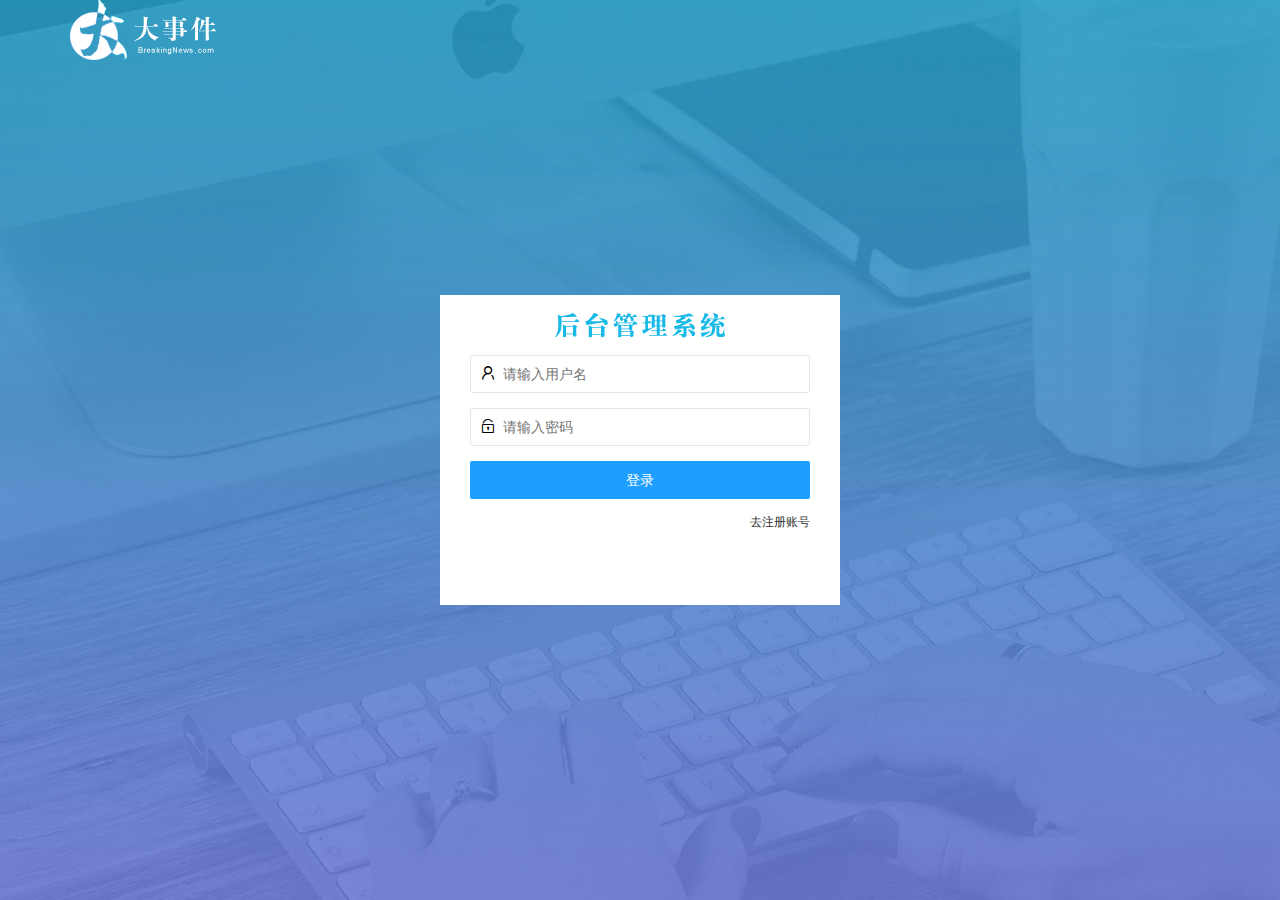
<file: login.html>
<!DOCTYPE html>
<html lang="en">

<head>
    <meta charset="UTF-8" />
    <meta http-equiv="X-UA-Compatible" content="IE=edge" />
    <meta name="viewport" content="width=device-width, initial-scale=1.0" />
    <title>大事件-登录</title>
    <!-- 导入 LayUI 样式 -->
    <link rel="stylesheet" href="./assets/lib/layui/css/layui.css" />
    <!-- 导入自定义样式 -->
    <link rel="stylesheet" href="./assets/css/login.css" />
</head>

<body>
    <!-- 头部 logo 区域 -->
    <div class="layui-main">
        <img src="/assets/images/logo.png" alt="" />
    </div>

    <!-- 登录注册区域 -->
    <div class="loginAndRegBox"> 
        <!-- 登录标题 -->
        <div class="title-box"></div>
        <!-- 登录 -->
        <div class="login-box">
            <form class="layui-form" id="form_login">

                <!-- 用户名 -->
                <div class="layui-form-item">
                    <i class="layui-icon layui-icon-username"></i>
                    <input
                    type="text"
                    name="username"
                    required
                    lay-verify="required"
                    placeholder="请输入用户名"
                    autocomplete="off"
                    class="layui-input"
                    />
                </div>

                <!-- 密码 -->
                <div class="layui-form-item">
                    <i class="layui-icon layui-icon-password"></i>
                    <input
                    type="password"
                    name="password"
                    required
                    lay-verify="required|pwd"
                    placeholder="请输入密码"
                    autocomplete="off"
                    class="layui-input"
                    />
                </div>

                <!-- 登录按钮 -->
                <div class="layui-form-item"> 
                    <!-- 注意：表单提交按钮和普通按钮的区别，就是 lay-submit 属性 -->
                    <button class="layui-btn layui-btn-normal layui-btn-fluid" lay-submit>
                        登录
                    </button>
                </div>
                <div class="layui-form-item link">
                    <a href="javascript:;" id="link_reg">去注册账号</a>
                </div>
            </form>
        </div>
        <!-- 注册 -->
        <div class="reg-box">
            <form class="layui-form" id="form_reg">
                <!-- 用户名 -->
                <div class="layui-form-item">
                    <i class="layui-icon layui-icon-username"></i>
                    <input
                    type="text"
                    name="username"
                    required
                    lay-verify="required"
                    placeholder="请输入用户名"
                    autocomplete="off"
                    class="layui-input"
                    />
                </div>

                <!-- 密码 -->
                <div class="layui-form-item">
                    <i class="layui-icon layui-icon-password"></i>
                    <input
                    type="password"
                    name="password"
                    required
                    lay-verify="required|pwd"
                    placeholder="请输入密码"
                    autocomplete="off"
                    class="layui-input"
                    />
                </div>

                <!-- 确认密码 -->
                <div class="layui-form-item">
                    <i class="layui-icon layui-icon-password"></i>
                    <input
                    type="password"
                    name="repassword"
                    required
                    lay-verify="required|pwd|repwd"
                    placeholder="再次确认密码"
                    autocomplete="off"
                    class="layui-input"
                    />
                </div>

                <!-- 注册按钮 -->
                <div class="layui-form-item">
                    <!-- 注意：表单提交按钮和普通按钮的区别，就是 lay-submit 属性 -->
                    <button class="layui-btn layui-btn-normal layui-btn-fluid" lay-submit>
                        注册
                    </button>
                </div>
                <div class="layui-form-item link">
                    <a href="javascript:;" id="link_login">去登录</a>
                </div>
            </form>
        </div>
    </div>
    <script src="/assets/lib/layui/layui.all.js"></script>
    <script src="/assets/lib/jquery.js"></script>
    <script src="/assets/js/baseAPI.js"></script>
    <script src="/assets/js/login.js"></script>
</body>

</html>
</file>
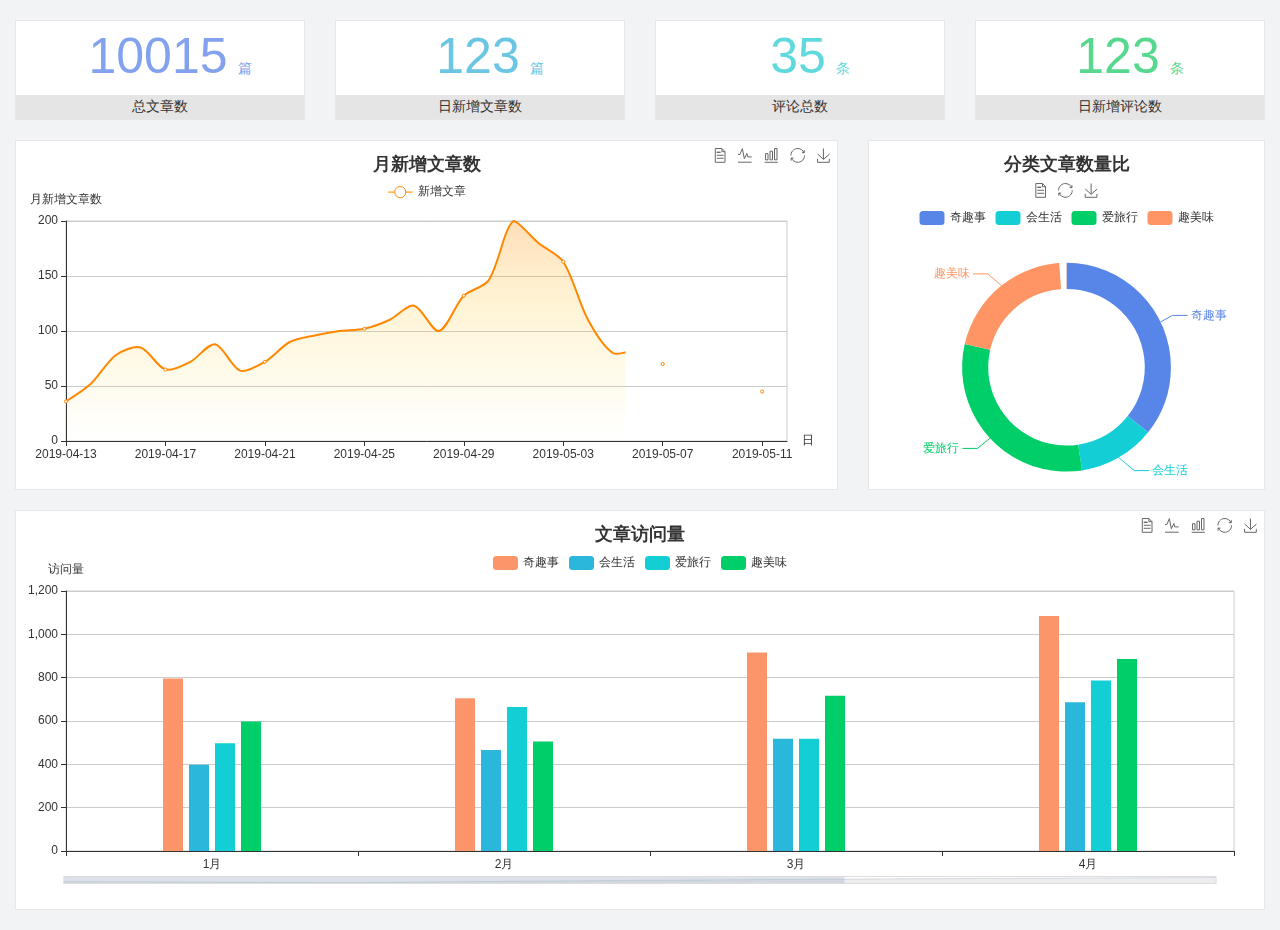
<file: home/dashboard.html>
<!DOCTYPE html>
<html lang="en">

<head>
  <meta charset="UTF-8">
  <meta name="viewport" content="width=device-width, initial-scale=1.0">
  <meta http-equiv="X-UA-Compatible" content="ie=edge">
  <title>图表统计</title>
  <link rel="stylesheet" href="../../assets/lib/bootstrap.css" />
  <link rel="stylesheet" href="../../assets/lib/main.css" />
  <script src="../../assets/lib/jquery.js"></script>
  <script type="text/javascript" src="../../assets/lib/echarts.min.js"></script>
</head>

<body>
  <div class="container-fluid">
    <div class="row spannel_list">
      <div class="col-sm-3 col-xs-6">
        <div class="spannel">
          <em>10015</em><span>篇</span>
          <b>总文章数</b>
        </div>
      </div>
      <div class="col-sm-3 col-xs-6">
        <div class="spannel scolor01">
          <em>123</em><span>篇</span>
          <b>日新增文章数</b>
        </div>
      </div>
      <div class="col-sm-3 col-xs-6">
        <div class="spannel scolor02">
          <em>35</em><span>条</span>
          <b>评论总数</b>
        </div>
      </div>
      <div class="col-sm-3 col-xs-6">
        <div class="spannel scolor03">
          <em>123</em><span>条</span>
          <b>日新增评论数</b>
        </div>
      </div>
    </div>
  </div>

  <div class="container-fluid">
    <div class="row curve-pie">
      <div class="col-lg-8 col-md-8">
        <div class="gragh_pannel" id="curve_show"></div>
      </div>
      <div class="col-lg-4 col-md-4">
        <div class="gragh_pannel" id="pie_show"></div>
      </div>
    </div>
  </div>

  <div class="container-fluid">
    <div class="column_pannel" id="column_show"></div>
  </div>

  <script>
    var oChart = echarts.init(document.getElementById('curve_show'));
    var aList_all = [
      { 'count': 36, 'date': '2019-04-13' },
      { 'count': 52, 'date': '2019-04-14' },
      { 'count': 78, 'date': '2019-04-15' },
      { 'count': 85, 'date': '2019-04-16' },
      { 'count': 65, 'date': '2019-04-17' },
      { 'count': 72, 'date': '2019-04-18' },
      { 'count': 88, 'date': '2019-04-19' },
      { 'count': 64, 'date': '2019-04-20' },
      { 'count': 72, 'date': '2019-04-21' },
      { 'count': 90, 'date': '2019-04-22' },
      { 'count': 96, 'date': '2019-04-23' },
      { 'count': 100, 'date': '2019-04-24' },
      { 'count': 102, 'date': '2019-04-25' },
      { 'count': 110, 'date': '2019-04-26' },
      { 'count': 123, 'date': '2019-04-27' },
      { 'count': 100, 'date': '2019-04-28' },
      { 'count': 132, 'date': '2019-04-29' },
      { 'count': 146, 'date': '2019-04-30' },
      { 'count': 200, 'date': '2019-05-01' },
      { 'count': 180, 'date': '2019-05-02' },
      { 'count': 163, 'date': '2019-05-03' },
      { 'count': 110, 'date': '2019-05-04' },
      { 'count': 80, 'date': '2019-05-05' },
      { 'count': 82, 'date': '2019-05-06' },
      { 'count': 70, 'date': '2019-05-07' },
      { 'count': 65, 'date': '2019-05-08' },
      { 'count': 54, 'date': '2019-05-09' },
      { 'count': 40, 'date': '2019-05-10' },
      { 'count': 45, 'date': '2019-05-11' },
      { 'count': 38, 'date': '2019-05-12' },
    ];

    let aCount = [];
    let aDate = [];

    for (var i = 0; i < aList_all.length; i++) {
      aCount.push(aList_all[i].count);
      aDate.push(aList_all[i].date);
    }

    var chartopt = {
      title: {
        text: '月新增文章数',
        left: 'center',
        top: '10'
      },
      tooltip: {
        trigger: 'axis'
      },
      legend: {
        data: ['新增文章'],
        top: '40'
      },
      toolbox: {
        show: true,
        feature: {
          mark: { show: true },
          dataView: { show: true, readOnly: false },
          magicType: { show: true, type: ['line', 'bar'] },
          restore: { show: true },
          saveAsImage: { show: true }
        }
      },
      calculable: true,
      xAxis: [
        {
          name: '日',
          type: 'category',
          boundaryGap: false,
          data: aDate
        }
      ],
      yAxis: [
        {
          name: '月新增文章数',
          type: 'value'
        }
      ],
      series: [
        {
          name: '新增文章',
          type: 'line',
          smooth: true,
          itemStyle: { normal: { areaStyle: { type: 'default' }, color: '#f80' }, lineStyle: { color: '#f80' } },
          data: aCount
        }],
      areaStyle: {
        normal: {
          color: new echarts.graphic.LinearGradient(0, 0, 0, 1, [{
            offset: 0,
            color: 'rgba(255,136,0,0.39)'
          }, {
            offset: .34,
            color: 'rgba(255,180,0,0.25)'
          }, {
            offset: 1,
            color: 'rgba(255,222,0,0.00)'
          }])

        }
      },
      grid: {
        show: true,
        x: 50,
        x2: 50,
        y: 80,
        height: 220
      }
    };

    oChart.setOption(chartopt);


    var oPie = echarts.init(document.getElementById('pie_show'));
    var oPieopt =
    {
      title: {
        top: 10,
        text: '分类文章数量比',
        x: 'center'
      },
      tooltip: {
        trigger: 'item',
        formatter: "{a} <br/>{b} : {c} ({d}%)"
      },
      color: ['#5885e8', '#13cfd5', '#00ce68', '#ff9565'],
      legend: {
        x: 'center',
        top: 65,
        data: ['奇趣事', '会生活', '爱旅行', '趣美味']
      },
      toolbox: {
        show: true,
        x: 'center',
        top: 35,
        feature: {
          mark: { show: true },
          dataView: { show: true, readOnly: false },
          magicType: {
            show: true,
            type: ['pie', 'funnel'],
            option: {
              funnel: {
                x: '25%',
                width: '50%',
                funnelAlign: 'left',
                max: 1548
              }
            }
          },
          restore: { show: true },
          saveAsImage: { show: true }
        }
      },
      calculable: true,
      series: [
        {
          name: '访问来源',
          type: 'pie',
          radius: ['45%', '60%'],
          center: ['50%', '65%'],
          data: [
            { value: 300, name: '奇趣事' },
            { value: 100, name: '会生活' },
            { value: 260, name: '爱旅行' },
            { value: 180, name: '趣美味' }
          ]
        }
      ]
    };
    oPie.setOption(oPieopt);



    var oColumn = this.echarts.init(document.getElementById('column_show'));
    var oColumnopt =
    {
      title: {
        text: '文章访问量',
        left: 'center',
        top: '10'
      },
      tooltip: {
        trigger: 'axis'
      },
      legend: {
        data: ['奇趣事', '会生活', '爱旅行', '趣美味'],
        top: '40'
      },
      toolbox: {
        show: true,
        feature: {
          mark: { show: true },
          dataView: { show: true, readOnly: false },
          magicType: { show: true, type: ['line', 'bar'] },
          restore: { show: true },
          saveAsImage: { show: true }
        }
      },
      calculable: true,
      xAxis: [
        {
          type: 'category',
          data: ['1月', '2月', '3月', '4月', '5月']
        }
      ],
      yAxis: [
        {
          name: '访问量',
          type: 'value'
        }
      ],
      series: [
        {
          name: '奇趣事',
          type: 'bar',
          barWidth: 20,
          itemStyle: {
            normal: { areaStyle: { type: 'default' }, color: '#fd956a' }
          },
          data: [800, 708, 920, 1090, 1200]
        },
        {
          name: '会生活',
          type: 'bar',
          barWidth: 20,
          itemStyle: {
            normal: { areaStyle: { type: 'default' }, color: '#2bb6db' }
          },
          data: [400, 468, 520, 690, 800]
        },
        {
          name: '爱旅行',
          type: 'bar',
          barWidth: 20,
          itemStyle: {
            normal: { areaStyle: { type: 'default' }, color: '#13cfd5' }
          },
          data: [500, 668, 520, 790, 900]
        },
        {
          name: '趣美味',
          type: 'bar',
          barWidth: 20,
          itemStyle: {
            normal: { areaStyle: { type: 'default' }, color: '#00ce68' }
          },
          data: [600, 508, 720, 890, 1000]
        }
      ],
      grid: {
        show: true,
        x: 50,
        x2: 30,
        y: 80,
        height: 260
      },
      dataZoom: [//给x轴设置滚动条
        {
          start: 0,//默认为0
          end: 100 - 1000 / 31,//默认为100
          type: 'slider',
          show: true,
          xAxisIndex: [0],
          handleSize: 0,//滑动条的 左右2个滑动条的大小
          height: 8,//组件高度
          left: 45, //左边的距离
          right: 50,//右边的距离
          bottom: 26,//右边的距离
          handleColor: '#ddd',//h滑动图标的颜色
          handleStyle: {
            borderColor: "#cacaca",
            borderWidth: "1",
            shadowBlur: 2,
            background: "#ddd",
            shadowColor: "#ddd",
          }
        }]
    };
    oColumn.setOption(oColumnopt);
  </script>
</body>

</html>
</file>
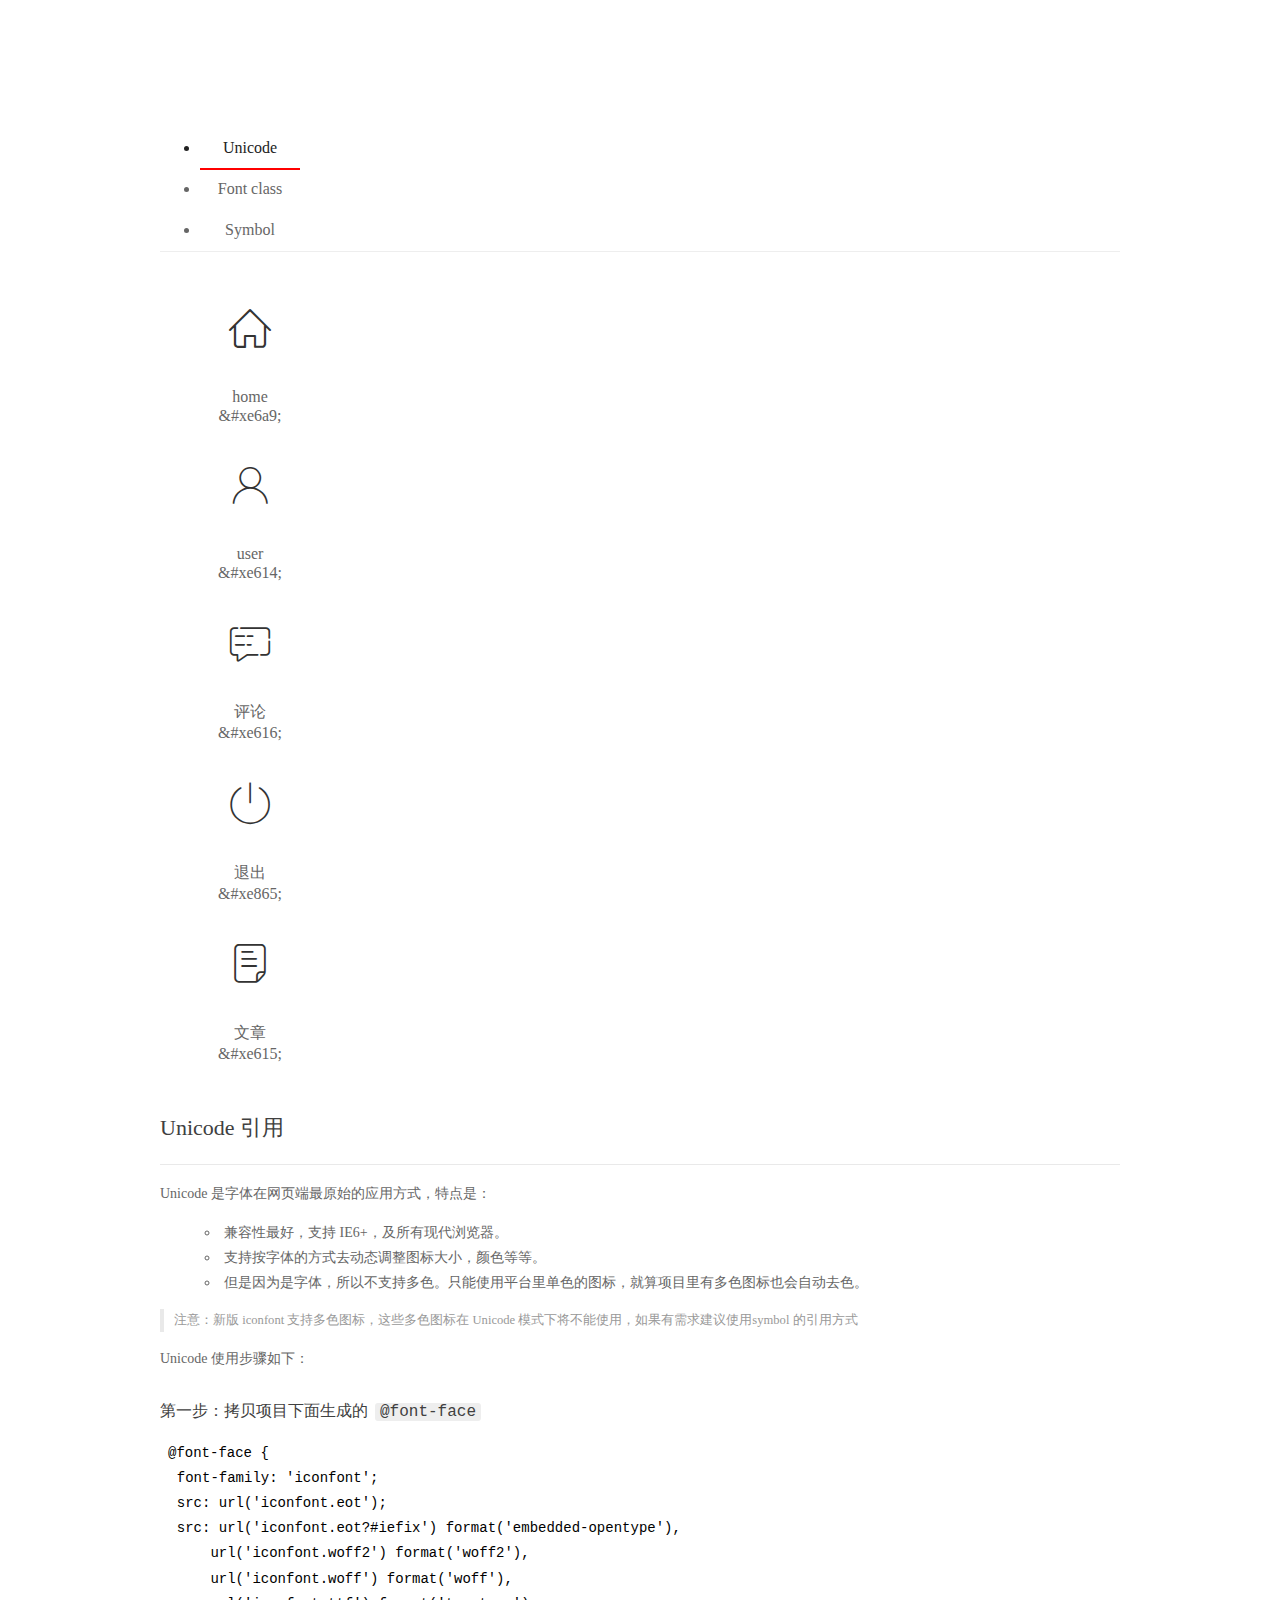
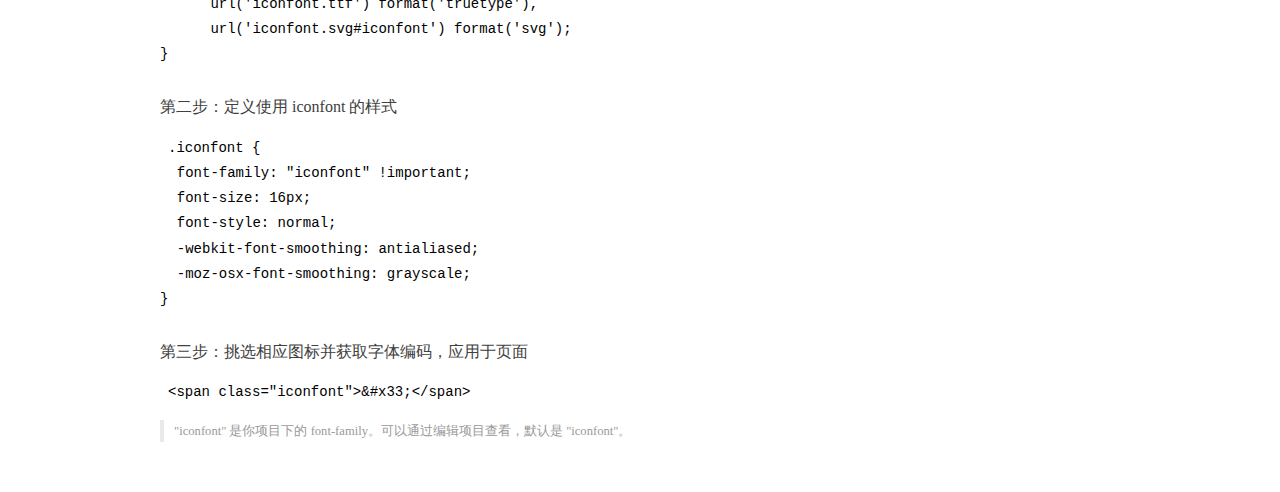
<file: assets/fonts/demo_index.html>
<!DOCTYPE html>
<html>
<head>
  <meta charset="utf-8"/>
  <title>IconFont Demo</title>
  <link rel="shortcut icon" href="https://gtms04.alicdn.com/tps/i4/TB1_oz6GVXXXXaFXpXXJDFnIXXX-64-64.ico" type="image/x-icon"/>
  <link rel="stylesheet" href="https://g.alicdn.com/thx/cube/1.3.2/cube.min.css">
  <link rel="stylesheet" href="demo.css">
  <link rel="stylesheet" href="iconfont.css">
  <script src="iconfont.js"></script>
  <!-- jQuery -->
  <script src="https://a1.alicdn.com/oss/uploads/2018/12/26/7bfddb60-08e8-11e9-9b04-53e73bb6408b.js"></script>
  <!-- 代码高亮 -->
  <script src="https://a1.alicdn.com/oss/uploads/2018/12/26/a3f714d0-08e6-11e9-8a15-ebf944d7534c.js"></script>
</head>
<body>
  <div class="main">
    <h1 class="logo"><a href="https://www.iconfont.cn/" title="iconfont 首页" target="_blank">&#xe86b;</a></h1>
    <div class="nav-tabs">
      <ul id="tabs" class="dib-box">
        <li class="dib active"><span>Unicode</span></li>
        <li class="dib"><span>Font class</span></li>
        <li class="dib"><span>Symbol</span></li>
      </ul>
      
    </div>
    <div class="tab-container">
      <div class="content unicode" style="display: block;">
          <ul class="icon_lists dib-box">
          
            <li class="dib">
              <span class="icon iconfont">&#xe6a9;</span>
                <div class="name">home</div>
                <div class="code-name">&amp;#xe6a9;</div>
              </li>
          
            <li class="dib">
              <span class="icon iconfont">&#xe614;</span>
                <div class="name">user</div>
                <div class="code-name">&amp;#xe614;</div>
              </li>
          
            <li class="dib">
              <span class="icon iconfont">&#xe616;</span>
                <div class="name">评论</div>
                <div class="code-name">&amp;#xe616;</div>
              </li>
          
            <li class="dib">
              <span class="icon iconfont">&#xe865;</span>
                <div class="name">退出</div>
                <div class="code-name">&amp;#xe865;</div>
              </li>
          
            <li class="dib">
              <span class="icon iconfont">&#xe615;</span>
                <div class="name">文章</div>
                <div class="code-name">&amp;#xe615;</div>
              </li>
          
          </ul>
          <div class="article markdown">
          <h2 id="unicode-">Unicode 引用</h2>
          <hr>

          <p>Unicode 是字体在网页端最原始的应用方式，特点是：</p>
          <ul>
            <li>兼容性最好，支持 IE6+，及所有现代浏览器。</li>
            <li>支持按字体的方式去动态调整图标大小，颜色等等。</li>
            <li>但是因为是字体，所以不支持多色。只能使用平台里单色的图标，就算项目里有多色图标也会自动去色。</li>
          </ul>
          <blockquote>
            <p>注意：新版 iconfont 支持多色图标，这些多色图标在 Unicode 模式下将不能使用，如果有需求建议使用symbol 的引用方式</p>
          </blockquote>
          <p>Unicode 使用步骤如下：</p>
          <h3 id="-font-face">第一步：拷贝项目下面生成的 <code>@font-face</code></h3>
<pre><code class="language-css"
>@font-face {
  font-family: 'iconfont';
  src: url('iconfont.eot');
  src: url('iconfont.eot?#iefix') format('embedded-opentype'),
      url('iconfont.woff2') format('woff2'),
      url('iconfont.woff') format('woff'),
      url('iconfont.ttf') format('truetype'),
      url('iconfont.svg#iconfont') format('svg');
}
</code></pre>
          <h3 id="-iconfont-">第二步：定义使用 iconfont 的样式</h3>
<pre><code class="language-css"
>.iconfont {
  font-family: "iconfont" !important;
  font-size: 16px;
  font-style: normal;
  -webkit-font-smoothing: antialiased;
  -moz-osx-font-smoothing: grayscale;
}
</code></pre>
          <h3 id="-">第三步：挑选相应图标并获取字体编码，应用于页面</h3>
<pre>
<code class="language-html"
>&lt;span class="iconfont"&gt;&amp;#x33;&lt;/span&gt;
</code></pre>
          <blockquote>
            <p>"iconfont" 是你项目下的 font-family。可以通过编辑项目查看，默认是 "iconfont"。</p>
          </blockquote>
          </div>
      </div>
      <div class="content font-class">
        <ul class="icon_lists dib-box">
          
          <li class="dib">
            <span class="icon iconfont icon-home"></span>
            <div class="name">
              home
            </div>
            <div class="code-name">.icon-home
            </div>
          </li>
          
          <li class="dib">
            <span class="icon iconfont icon-user"></span>
            <div class="name">
              user
            </div>
            <div class="code-name">.icon-user
            </div>
          </li>
          
          <li class="dib">
            <span class="icon iconfont icon-pinglun"></span>
            <div class="name">
              评论
            </div>
            <div class="code-name">.icon-pinglun
            </div>
          </li>
          
          <li class="dib">
            <span class="icon iconfont icon-tuichu"></span>
            <div class="name">
              退出
            </div>
            <div class="code-name">.icon-tuichu
            </div>
          </li>
          
          <li class="dib">
            <span class="icon iconfont icon-16"></span>
            <div class="name">
              文章
            </div>
            <div class="code-name">.icon-16
            </div>
          </li>
          
        </ul>
        <div class="article markdown">
        <h2 id="font-class-">font-class 引用</h2>
        <hr>

        <p>font-class 是 Unicode 使用方式的一种变种，主要是解决 Unicode 书写不直观，语意不明确的问题。</p>
        <p>与 Unicode 使用方式相比，具有如下特点：</p>
        <ul>
          <li>兼容性良好，支持 IE8+，及所有现代浏览器。</li>
          <li>相比于 Unicode 语意明确，书写更直观。可以很容易分辨这个 icon 是什么。</li>
          <li>因为使用 class 来定义图标，所以当要替换图标时，只需要修改 class 里面的 Unicode 引用。</li>
          <li>不过因为本质上还是使用的字体，所以多色图标还是不支持的。</li>
        </ul>
        <p>使用步骤如下：</p>
        <h3 id="-fontclass-">第一步：引入项目下面生成的 fontclass 代码：</h3>
<pre><code class="language-html">&lt;link rel="stylesheet" href="./iconfont.css"&gt;
</code></pre>
        <h3 id="-">第二步：挑选相应图标并获取类名，应用于页面：</h3>
<pre><code class="language-html">&lt;span class="iconfont icon-xxx"&gt;&lt;/span&gt;
</code></pre>
        <blockquote>
          <p>"
            iconfont" 是你项目下的 font-family。可以通过编辑项目查看，默认是 "iconfont"。</p>
        </blockquote>
      </div>
      </div>
      <div class="content symbol">
          <ul class="icon_lists dib-box">
          
            <li class="dib">
                <svg class="icon svg-icon" aria-hidden="true">
                  <use xlink:href="#icon-home"></use>
                </svg>
                <div class="name">home</div>
                <div class="code-name">#icon-home</div>
            </li>
          
            <li class="dib">
                <svg class="icon svg-icon" aria-hidden="true">
                  <use xlink:href="#icon-user"></use>
                </svg>
                <div class="name">user</div>
                <div class="code-name">#icon-user</div>
            </li>
          
            <li class="dib">
                <svg class="icon svg-icon" aria-hidden="true">
                  <use xlink:href="#icon-pinglun"></use>
                </svg>
                <div class="name">评论</div>
                <div class="code-name">#icon-pinglun</div>
            </li>
          
            <li class="dib">
                <svg class="icon svg-icon" aria-hidden="true">
                  <use xlink:href="#icon-tuichu"></use>
                </svg>
                <div class="name">退出</div>
                <div class="code-name">#icon-tuichu</div>
            </li>
          
            <li class="dib">
                <svg class="icon svg-icon" aria-hidden="true">
                  <use xlink:href="#icon-16"></use>
                </svg>
                <div class="name">文章</div>
                <div class="code-name">#icon-16</div>
            </li>
          
          </ul>
          <div class="article markdown">
          <h2 id="symbol-">Symbol 引用</h2>
          <hr>

          <p>这是一种全新的使用方式，应该说这才是未来的主流，也是平台目前推荐的用法。相关介绍可以参考这篇<a href="">文章</a>
            这种用法其实是做了一个 SVG 的集合，与另外两种相比具有如下特点：</p>
          <ul>
            <li>支持多色图标了，不再受单色限制。</li>
            <li>通过一些技巧，支持像字体那样，通过 <code>font-size</code>, <code>color</code> 来调整样式。</li>
            <li>兼容性较差，支持 IE9+，及现代浏览器。</li>
            <li>浏览器渲染 SVG 的性能一般，还不如 png。</li>
          </ul>
          <p>使用步骤如下：</p>
          <h3 id="-symbol-">第一步：引入项目下面生成的 symbol 代码：</h3>
<pre><code class="language-html">&lt;script src="./iconfont.js"&gt;&lt;/script&gt;
</code></pre>
          <h3 id="-css-">第二步：加入通用 CSS 代码（引入一次就行）：</h3>
<pre><code class="language-html">&lt;style&gt;
.icon {
  width: 1em;
  height: 1em;
  vertical-align: -0.15em;
  fill: currentColor;
  overflow: hidden;
}
&lt;/style&gt;
</code></pre>
          <h3 id="-">第三步：挑选相应图标并获取类名，应用于页面：</h3>
<pre><code class="language-html">&lt;svg class="icon" aria-hidden="true"&gt;
  &lt;use xlink:href="#icon-xxx"&gt;&lt;/use&gt;
&lt;/svg&gt;
</code></pre>
          </div>
      </div>

    </div>
  </div>
  <script>
  $(document).ready(function () {
      $('.tab-container .content:first').show()

      $('#tabs li').click(function (e) {
        var tabContent = $('.tab-container .content')
        var index = $(this).index()

        if ($(this).hasClass('active')) {
          return
        } else {
          $('#tabs li').removeClass('active')
          $(this).addClass('active')

          tabContent.hide().eq(index).fadeIn()
        }
      })
    })
  </script>
</body>
</html>
</file>
<file: assets/lib/layui/css/layui.css>
/** layui-v2.5.5 MIT License By https://www.layui.com */
 .layui-inline,img{display:inline-block;vertical-align:middle}h1,h2,h3,h4,h5,h6{font-weight:400}.layui-edge,.layui-header,.layui-inline,.layui-main{position:relative}.layui-body,.layui-edge,.layui-elip{overflow:hidden}.layui-btn,.layui-edge,.layui-inline,img{vertical-align:middle}.layui-btn,.layui-disabled,.layui-icon,.layui-unselect{-moz-user-select:none;-webkit-user-select:none;-ms-user-select:none}.layui-elip,.layui-form-checkbox span,.layui-form-pane .layui-form-label{text-overflow:ellipsis;white-space:nowrap}.layui-breadcrumb,.layui-tree-btnGroup{visibility:hidden}blockquote,body,button,dd,div,dl,dt,form,h1,h2,h3,h4,h5,h6,input,li,ol,p,pre,td,textarea,th,ul{margin:0;padding:0;-webkit-tap-highlight-color:rgba(0,0,0,0)}a:active,a:hover{outline:0}img{border:none}li{list-style:none}table{border-collapse:collapse;border-spacing:0}h4,h5,h6{font-size:100%}button,input,optgroup,option,select,textarea{font-family:inherit;font-size:inherit;font-style:inherit;font-weight:inherit;outline:0}pre{white-space:pre-wrap;white-space:-moz-pre-wrap;white-space:-pre-wrap;white-space:-o-pre-wrap;word-wrap:break-word}body{line-height:24px;font:14px Helvetica Neue,Helvetica,PingFang SC,Tahoma,Arial,sans-serif}hr{height:1px;margin:10px 0;border:0;clear:both}a{color:#333;text-decoration:none}a:hover{color:#777}a cite{font-style:normal;*cursor:pointer}.layui-border-box,.layui-border-box *{box-sizing:border-box}.layui-box,.layui-box *{box-sizing:content-box}.layui-clear{clear:both;*zoom:1}.layui-clear:after{content:'\20';clear:both;*zoom:1;display:block;height:0}.layui-inline{*display:inline;*zoom:1}.layui-edge{display:inline-block;width:0;height:0;border-width:6px;border-style:dashed;border-color:transparent}.layui-edge-top{top:-4px;border-bottom-color:#999;border-bottom-style:solid}.layui-edge-right{border-left-color:#999;border-left-style:solid}.layui-edge-bottom{top:2px;border-top-color:#999;border-top-style:solid}.layui-edge-left{border-right-color:#999;border-right-style:solid}.layui-disabled,.layui-disabled:hover{color:#d2d2d2!important;cursor:not-allowed!important}.layui-circle{border-radius:100%}.layui-show{display:block!important}.layui-hide{display:none!important}@font-face{font-family:layui-icon;src:url(../font/iconfont.eot?v=250);src:url(../font/iconfont.eot?v=250#iefix) format('embedded-opentype'),url(../font/iconfont.woff2?v=250) format('woff2'),url(../font/iconfont.woff?v=250) format('woff'),url(../font/iconfont.ttf?v=250) format('truetype'),url(../font/iconfont.svg?v=250#layui-icon) format('svg')}.layui-icon{font-family:layui-icon!important;font-size:16px;font-style:normal;-webkit-font-smoothing:antialiased;-moz-osx-font-smoothing:grayscale}.layui-icon-reply-fill:before{content:"\e611"}.layui-icon-set-fill:before{content:"\e614"}.layui-icon-menu-fill:before{content:"\e60f"}.layui-icon-search:before{content:"\e615"}.layui-icon-share:before{content:"\e641"}.layui-icon-set-sm:before{content:"\e620"}.layui-icon-engine:before{content:"\e628"}.layui-icon-close:before{content:"\1006"}.layui-icon-close-fill:before{content:"\1007"}.layui-icon-chart-screen:before{content:"\e629"}.layui-icon-star:before{content:"\e600"}.layui-icon-circle-dot:before{content:"\e617"}.layui-icon-chat:before{content:"\e606"}.layui-icon-release:before{content:"\e609"}.layui-icon-list:before{content:"\e60a"}.layui-icon-chart:before{content:"\e62c"}.layui-icon-ok-circle:before{content:"\1005"}.layui-icon-layim-theme:before{content:"\e61b"}.layui-icon-table:before{content:"\e62d"}.layui-icon-right:before{content:"\e602"}.layui-icon-left:before{content:"\e603"}.layui-icon-cart-simple:before{content:"\e698"}.layui-icon-face-cry:before{content:"\e69c"}.layui-icon-face-smile:before{content:"\e6af"}.layui-icon-survey:before{content:"\e6b2"}.layui-icon-tree:before{content:"\e62e"}.layui-icon-upload-circle:before{content:"\e62f"}.layui-icon-add-circle:before{content:"\e61f"}.layui-icon-download-circle:before{content:"\e601"}.layui-icon-templeate-1:before{content:"\e630"}.layui-icon-util:before{content:"\e631"}.layui-icon-face-surprised:before{content:"\e664"}.layui-icon-edit:before{content:"\e642"}.layui-icon-speaker:before{content:"\e645"}.layui-icon-down:before{content:"\e61a"}.layui-icon-file:before{content:"\e621"}.layui-icon-layouts:before{content:"\e632"}.layui-icon-rate-half:before{content:"\e6c9"}.layui-icon-add-circle-fine:before{content:"\e608"}.layui-icon-prev-circle:before{content:"\e633"}.layui-icon-read:before{content:"\e705"}.layui-icon-404:before{content:"\e61c"}.layui-icon-carousel:before{content:"\e634"}.layui-icon-help:before{content:"\e607"}.layui-icon-code-circle:before{content:"\e635"}.layui-icon-water:before{content:"\e636"}.layui-icon-username:before{content:"\e66f"}.layui-icon-find-fill:before{content:"\e670"}.layui-icon-about:before{content:"\e60b"}.layui-icon-location:before{content:"\e715"}.layui-icon-up:before{content:"\e619"}.layui-icon-pause:before{content:"\e651"}.layui-icon-date:before{content:"\e637"}.layui-icon-layim-uploadfile:before{content:"\e61d"}.layui-icon-delete:before{content:"\e640"}.layui-icon-play:before{content:"\e652"}.layui-icon-top:before{content:"\e604"}.layui-icon-friends:before{content:"\e612"}.layui-icon-refresh-3:before{content:"\e9aa"}.layui-icon-ok:before{content:"\e605"}.layui-icon-layer:before{content:"\e638"}.layui-icon-face-smile-fine:before{content:"\e60c"}.layui-icon-dollar:before{content:"\e659"}.layui-icon-group:before{content:"\e613"}.layui-icon-layim-download:before{content:"\e61e"}.layui-icon-picture-fine:before{content:"\e60d"}.layui-icon-link:before{content:"\e64c"}.layui-icon-diamond:before{content:"\e735"}.layui-icon-log:before{content:"\e60e"}.layui-icon-rate-solid:before{content:"\e67a"}.layui-icon-fonts-del:before{content:"\e64f"}.layui-icon-unlink:before{content:"\e64d"}.layui-icon-fonts-clear:before{content:"\e639"}.layui-icon-triangle-r:before{content:"\e623"}.layui-icon-circle:before{content:"\e63f"}.layui-icon-radio:before{content:"\e643"}.layui-icon-align-center:before{content:"\e647"}.layui-icon-align-right:before{content:"\e648"}.layui-icon-align-left:before{content:"\e649"}.layui-icon-loading-1:before{content:"\e63e"}.layui-icon-return:before{content:"\e65c"}.layui-icon-fonts-strong:before{content:"\e62b"}.layui-icon-upload:before{content:"\e67c"}.layui-icon-dialogue:before{content:"\e63a"}.layui-icon-video:before{content:"\e6ed"}.layui-icon-headset:before{content:"\e6fc"}.layui-icon-cellphone-fine:before{content:"\e63b"}.layui-icon-add-1:before{content:"\e654"}.layui-icon-face-smile-b:before{content:"\e650"}.layui-icon-fonts-html:before{content:"\e64b"}.layui-icon-form:before{content:"\e63c"}.layui-icon-cart:before{content:"\e657"}.layui-icon-camera-fill:before{content:"\e65d"}.layui-icon-tabs:before{content:"\e62a"}.layui-icon-fonts-code:before{content:"\e64e"}.layui-icon-fire:before{content:"\e756"}.layui-icon-set:before{content:"\e716"}.layui-icon-fonts-u:before{content:"\e646"}.layui-icon-triangle-d:before{content:"\e625"}.layui-icon-tips:before{content:"\e702"}.layui-icon-picture:before{content:"\e64a"}.layui-icon-more-vertical:before{content:"\e671"}.layui-icon-flag:before{content:"\e66c"}.layui-icon-loading:before{content:"\e63d"}.layui-icon-fonts-i:before{content:"\e644"}.layui-icon-refresh-1:before{content:"\e666"}.layui-icon-rmb:before{content:"\e65e"}.layui-icon-home:before{content:"\e68e"}.layui-icon-user:before{content:"\e770"}.layui-icon-notice:before{content:"\e667"}.layui-icon-login-weibo:before{content:"\e675"}.layui-icon-voice:before{content:"\e688"}.layui-icon-upload-drag:before{content:"\e681"}.layui-icon-login-qq:before{content:"\e676"}.layui-icon-snowflake:before{content:"\e6b1"}.layui-icon-file-b:before{content:"\e655"}.layui-icon-template:before{content:"\e663"}.layui-icon-auz:before{content:"\e672"}.layui-icon-console:before{content:"\e665"}.layui-icon-app:before{content:"\e653"}.layui-icon-prev:before{content:"\e65a"}.layui-icon-website:before{content:"\e7ae"}.layui-icon-next:before{content:"\e65b"}.layui-icon-component:before{content:"\e857"}.layui-icon-more:before{content:"\e65f"}.layui-icon-login-wechat:before{content:"\e677"}.layui-icon-shrink-right:before{content:"\e668"}.layui-icon-spread-left:before{content:"\e66b"}.layui-icon-camera:before{content:"\e660"}.layui-icon-note:before{content:"\e66e"}.layui-icon-refresh:before{content:"\e669"}.layui-icon-female:before{content:"\e661"}.layui-icon-male:before{content:"\e662"}.layui-icon-password:before{content:"\e673"}.layui-icon-senior:before{content:"\e674"}.layui-icon-theme:before{content:"\e66a"}.layui-icon-tread:before{content:"\e6c5"}.layui-icon-praise:before{content:"\e6c6"}.layui-icon-star-fill:before{content:"\e658"}.layui-icon-rate:before{content:"\e67b"}.layui-icon-template-1:before{content:"\e656"}.layui-icon-vercode:before{content:"\e679"}.layui-icon-cellphone:before{content:"\e678"}.layui-icon-screen-full:before{content:"\e622"}.layui-icon-screen-restore:before{content:"\e758"}.layui-icon-cols:before{content:"\e610"}.layui-icon-export:before{content:"\e67d"}.layui-icon-print:before{content:"\e66d"}.layui-icon-slider:before{content:"\e714"}.layui-icon-addition:before{content:"\e624"}.layui-icon-subtraction:before{content:"\e67e"}.layui-icon-service:before{content:"\e626"}.layui-icon-transfer:before{content:"\e691"}.layui-main{width:1140px;margin:0 auto}.layui-header{z-index:1000;height:60px}.layui-header a:hover{transition:all .5s;-webkit-transition:all .5s}.layui-side{position:fixed;left:0;top:0;bottom:0;z-index:999;width:200px;overflow-x:hidden}.layui-side-scroll{position:relative;width:220px;height:100%;overflow-x:hidden}.layui-body{position:absolute;left:200px;right:0;top:0;bottom:0;z-index:998;width:auto;overflow-y:auto;box-sizing:border-box}.layui-layout-body{overflow:hidden}.layui-layout-admin .layui-header{background-color:#23262E}.layui-layout-admin .layui-side{top:60px;width:200px;overflow-x:hidden}.layui-layout-admin .layui-body{position:fixed;top:60px;bottom:44px}.layui-layout-admin .layui-main{width:auto;margin:0 15px}.layui-layout-admin .layui-footer{position:fixed;left:200px;right:0;bottom:0;height:44px;line-height:44px;padding:0 15px;background-color:#eee}.layui-layout-admin .layui-logo{position:absolute;left:0;top:0;width:200px;height:100%;line-height:60px;text-align:center;color:#009688;font-size:16px}.layui-layout-admin .layui-header .layui-nav{background:0 0}.layui-layout-left{position:absolute!important;left:200px;top:0}.layui-layout-right{position:absolute!important;right:0;top:0}.layui-container{position:relative;margin:0 auto;padding:0 15px;box-sizing:border-box}.layui-fluid{position:relative;margin:0 auto;padding:0 15px}.layui-row:after,.layui-row:before{content:'';display:block;clear:both}.layui-col-lg1,.layui-col-lg10,.layui-col-lg11,.layui-col-lg12,.layui-col-lg2,.layui-col-lg3,.layui-col-lg4,.layui-col-lg5,.layui-col-lg6,.layui-col-lg7,.layui-col-lg8,.layui-col-lg9,.layui-col-md1,.layui-col-md10,.layui-col-md11,.layui-col-md12,.layui-col-md2,.layui-col-md3,.layui-col-md4,.layui-col-md5,.layui-col-md6,.layui-col-md7,.layui-col-md8,.layui-col-md9,.layui-col-sm1,.layui-col-sm10,.layui-col-sm11,.layui-col-sm12,.layui-col-sm2,.layui-col-sm3,.layui-col-sm4,.layui-col-sm5,.layui-col-sm6,.layui-col-sm7,.layui-col-sm8,.layui-col-sm9,.layui-col-xs1,.layui-col-xs10,.layui-col-xs11,.layui-col-xs12,.layui-col-xs2,.layui-col-xs3,.layui-col-xs4,.layui-col-xs5,.layui-col-xs6,.layui-col-xs7,.layui-col-xs8,.layui-col-xs9{position:relative;display:block;box-sizing:border-box}.layui-col-xs1,.layui-col-xs10,.layui-col-xs11,.layui-col-xs12,.layui-col-xs2,.layui-col-xs3,.layui-col-xs4,.layui-col-xs5,.layui-col-xs6,.layui-col-xs7,.layui-col-xs8,.layui-col-xs9{float:left}.layui-col-xs1{width:8.33333333%}.layui-col-xs2{width:16.66666667%}.layui-col-xs3{width:25%}.layui-col-xs4{width:33.33333333%}.layui-col-xs5{width:41.66666667%}.layui-col-xs6{width:50%}.layui-col-xs7{width:58.33333333%}.layui-col-xs8{width:66.66666667%}.layui-col-xs9{width:75%}.layui-col-xs10{width:83.33333333%}.layui-col-xs11{width:91.66666667%}.layui-col-xs12{width:100%}.layui-col-xs-offset1{margin-left:8.33333333%}.layui-col-xs-offset2{margin-left:16.66666667%}.layui-col-xs-offset3{margin-left:25%}.layui-col-xs-offset4{margin-left:33.33333333%}.layui-col-xs-offset5{margin-left:41.66666667%}.layui-col-xs-offset6{margin-left:50%}.layui-col-xs-offset7{margin-left:58.33333333%}.layui-col-xs-offset8{margin-left:66.66666667%}.layui-col-xs-offset9{margin-left:75%}.layui-col-xs-offset10{margin-left:83.33333333%}.layui-col-xs-offset11{margin-left:91.66666667%}.layui-col-xs-offset12{margin-left:100%}@media screen and (max-width:768px){.layui-hide-xs{display:none!important}.layui-show-xs-block{display:block!important}.layui-show-xs-inline{display:inline!important}.layui-show-xs-inline-block{display:inline-block!important}}@media screen and (min-width:768px){.layui-container{width:750px}.layui-hide-sm{display:none!important}.layui-show-sm-block{display:block!important}.layui-show-sm-inline{display:inline!important}.layui-show-sm-inline-block{display:inline-block!important}.layui-col-sm1,.layui-col-sm10,.layui-col-sm11,.layui-col-sm12,.layui-col-sm2,.layui-col-sm3,.layui-col-sm4,.layui-col-sm5,.layui-col-sm6,.layui-col-sm7,.layui-col-sm8,.layui-col-sm9{float:left}.layui-col-sm1{width:8.33333333%}.layui-col-sm2{width:16.66666667%}.layui-col-sm3{width:25%}.layui-col-sm4{width:33.33333333%}.layui-col-sm5{width:41.66666667%}.layui-col-sm6{width:50%}.layui-col-sm7{width:58.33333333%}.layui-col-sm8{width:66.66666667%}.layui-col-sm9{width:75%}.layui-col-sm10{width:83.33333333%}.layui-col-sm11{width:91.66666667%}.layui-col-sm12{width:100%}.layui-col-sm-offset1{margin-left:8.33333333%}.layui-col-sm-offset2{margin-left:16.66666667%}.layui-col-sm-offset3{margin-left:25%}.layui-col-sm-offset4{margin-left:33.33333333%}.layui-col-sm-offset5{margin-left:41.66666667%}.layui-col-sm-offset6{margin-left:50%}.layui-col-sm-offset7{margin-left:58.33333333%}.layui-col-sm-offset8{margin-left:66.66666667%}.layui-col-sm-offset9{margin-left:75%}.layui-col-sm-offset10{margin-left:83.33333333%}.layui-col-sm-offset11{margin-left:91.66666667%}.layui-col-sm-offset12{margin-left:100%}}@media screen and (min-width:992px){.layui-container{width:970px}.layui-hide-md{display:none!important}.layui-show-md-block{display:block!important}.layui-show-md-inline{display:inline!important}.layui-show-md-inline-block{display:inline-block!important}.layui-col-md1,.layui-col-md10,.layui-col-md11,.layui-col-md12,.layui-col-md2,.layui-col-md3,.layui-col-md4,.layui-col-md5,.layui-col-md6,.layui-col-md7,.layui-col-md8,.layui-col-md9{float:left}.layui-col-md1{width:8.33333333%}.layui-col-md2{width:16.66666667%}.layui-col-md3{width:25%}.layui-col-md4{width:33.33333333%}.layui-col-md5{width:41.66666667%}.layui-col-md6{width:50%}.layui-col-md7{width:58.33333333%}.layui-col-md8{width:66.66666667%}.layui-col-md9{width:75%}.layui-col-md10{width:83.33333333%}.layui-col-md11{width:91.66666667%}.layui-col-md12{width:100%}.layui-col-md-offset1{margin-left:8.33333333%}.layui-col-md-offset2{margin-left:16.66666667%}.layui-col-md-offset3{margin-left:25%}.layui-col-md-offset4{margin-left:33.33333333%}.layui-col-md-offset5{margin-left:41.66666667%}.layui-col-md-offset6{margin-left:50%}.layui-col-md-offset7{margin-left:58.33333333%}.layui-col-md-offset8{margin-left:66.66666667%}.layui-col-md-offset9{margin-left:75%}.layui-col-md-offset10{margin-left:83.33333333%}.layui-col-md-offset11{margin-left:91.66666667%}.layui-col-md-offset12{margin-left:100%}}@media screen and (min-width:1200px){.layui-container{width:1170px}.layui-hide-lg{display:none!important}.layui-show-lg-block{display:block!important}.layui-show-lg-inline{display:inline!important}.layui-show-lg-inline-block{display:inline-block!important}.layui-col-lg1,.layui-col-lg10,.layui-col-lg11,.layui-col-lg12,.layui-col-lg2,.layui-col-lg3,.layui-col-lg4,.layui-col-lg5,.layui-col-lg6,.layui-col-lg7,.layui-col-lg8,.layui-col-lg9{float:left}.layui-col-lg1{width:8.33333333%}.layui-col-lg2{width:16.66666667%}.layui-col-lg3{width:25%}.layui-col-lg4{width:33.33333333%}.layui-col-lg5{width:41.66666667%}.layui-col-lg6{width:50%}.layui-col-lg7{width:58.33333333%}.layui-col-lg8{width:66.66666667%}.layui-col-lg9{width:75%}.layui-col-lg10{width:83.33333333%}.layui-col-lg11{width:91.66666667%}.layui-col-lg12{width:100%}.layui-col-lg-offset1{margin-left:8.33333333%}.layui-col-lg-offset2{margin-left:16.66666667%}.layui-col-lg-offset3{margin-left:25%}.layui-col-lg-offset4{margin-left:33.33333333%}.layui-col-lg-offset5{margin-left:41.66666667%}.layui-col-lg-offset6{margin-left:50%}.layui-col-lg-offset7{margin-left:58.33333333%}.layui-col-lg-offset8{margin-left:66.66666667%}.layui-col-lg-offset9{margin-left:75%}.layui-col-lg-offset10{margin-left:83.33333333%}.layui-col-lg-offset11{margin-left:91.66666667%}.layui-col-lg-offset12{margin-left:100%}}.layui-col-space1{margin:-.5px}.layui-col-space1>*{padding:.5px}.layui-col-space3{margin:-1.5px}.layui-col-space3>*{padding:1.5px}.layui-col-space5{margin:-2.5px}.layui-col-space5>*{padding:2.5px}.layui-col-space8{margin:-3.5px}.layui-col-space8>*{padding:3.5px}.layui-col-space10{margin:-5px}.layui-col-space10>*{padding:5px}.layui-col-space12{margin:-6px}.layui-col-space12>*{padding:6px}.layui-col-space15{margin:-7.5px}.layui-col-space15>*{padding:7.5px}.layui-col-space18{margin:-9px}.layui-col-space18>*{padding:9px}.layui-col-space20{margin:-10px}.layui-col-space20>*{padding:10px}.layui-col-space22{margin:-11px}.layui-col-space22>*{padding:11px}.layui-col-space25{margin:-12.5px}.layui-col-space25>*{padding:12.5px}.layui-col-space30{margin:-15px}.layui-col-space30>*{padding:15px}.layui-btn,.layui-input,.layui-select,.layui-textarea,.layui-upload-button{outline:0;-webkit-appearance:none;transition:all .3s;-webkit-transition:all .3s;box-sizing:border-box}.layui-elem-quote{margin-bottom:10px;padding:15px;line-height:22px;border-left:5px solid #009688;border-radius:0 2px 2px 0;background-color:#f2f2f2}.layui-quote-nm{border-style:solid;border-width:1px 1px 1px 5px;background:0 0}.layui-elem-field{margin-bottom:10px;padding:0;border-width:1px;border-style:solid}.layui-elem-field legend{margin-left:20px;padding:0 10px;font-size:20px;font-weight:300}.layui-field-title{margin:10px 0 20px;border-width:1px 0 0}.layui-field-box{padding:10px 15px}.layui-field-title .layui-field-box{padding:10px 0}.layui-progress{position:relative;height:6px;border-radius:20px;background-color:#e2e2e2}.layui-progress-bar{position:absolute;left:0;top:0;width:0;max-width:100%;height:6px;border-radius:20px;text-align:right;background-color:#5FB878;transition:all .3s;-webkit-transition:all .3s}.layui-progress-big,.layui-progress-big .layui-progress-bar{height:18px;line-height:18px}.layui-progress-text{position:relative;top:-20px;line-height:18px;font-size:12px;color:#666}.layui-progress-big .layui-progress-text{position:static;padding:0 10px;color:#fff}.layui-collapse{border-width:1px;border-style:solid;border-radius:2px}.layui-colla-content,.layui-colla-item{border-top-width:1px;border-top-style:solid}.layui-colla-item:first-child{border-top:none}.layui-colla-title{position:relative;height:42px;line-height:42px;padding:0 15px 0 35px;color:#333;background-color:#f2f2f2;cursor:pointer;font-size:14px;overflow:hidden}.layui-colla-content{display:none;padding:10px 15px;line-height:22px;color:#666}.layui-colla-icon{position:absolute;left:15px;top:0;font-size:14px}.layui-card{margin-bottom:15px;border-radius:2px;background-color:#fff;box-shadow:0 1px 2px 0 rgba(0,0,0,.05)}.layui-card:last-child{margin-bottom:0}.layui-card-header{position:relative;height:42px;line-height:42px;padding:0 15px;border-bottom:1px solid #f6f6f6;color:#333;border-radius:2px 2px 0 0;font-size:14px}.layui-bg-black,.layui-bg-blue,.layui-bg-cyan,.layui-bg-green,.layui-bg-orange,.layui-bg-red{color:#fff!important}.layui-card-body{position:relative;padding:10px 15px;line-height:24px}.layui-card-body[pad15]{padding:15px}.layui-card-body[pad20]{padding:20px}.layui-card-body .layui-table{margin:5px 0}.layui-card .layui-tab{margin:0}.layui-panel-window{position:relative;padding:15px;border-radius:0;border-top:5px solid #E6E6E6;background-color:#fff}.layui-auxiliar-moving{position:fixed;left:0;right:0;top:0;bottom:0;width:100%;height:100%;background:0 0;z-index:9999999999}.layui-form-label,.layui-form-mid,.layui-form-select,.layui-input-block,.layui-input-inline,.layui-textarea{position:relative}.layui-bg-red{background-color:#FF5722!important}.layui-bg-orange{background-color:#FFB800!important}.layui-bg-green{background-color:#009688!important}.layui-bg-cyan{background-color:#2F4056!important}.layui-bg-blue{background-color:#1E9FFF!important}.layui-bg-black{background-color:#393D49!important}.layui-bg-gray{background-color:#eee!important;color:#666!important}.layui-badge-rim,.layui-colla-content,.layui-colla-item,.layui-collapse,.layui-elem-field,.layui-form-pane .layui-form-item[pane],.layui-form-pane .layui-form-label,.layui-input,.layui-layedit,.layui-layedit-tool,.layui-quote-nm,.layui-select,.layui-tab-bar,.layui-tab-card,.layui-tab-title,.layui-tab-title .layui-this:after,.layui-textarea{border-color:#e6e6e6}.layui-timeline-item:before,hr{background-color:#e6e6e6}.layui-text{line-height:22px;font-size:14px;color:#666}.layui-text h1,.layui-text h2,.layui-text h3{font-weight:500;color:#333}.layui-text h1{font-size:30px}.layui-text h2{font-size:24px}.layui-text h3{font-size:18px}.layui-text a:not(.layui-btn){color:#01AAED}.layui-text a:not(.layui-btn):hover{text-decoration:underline}.layui-text ul{padding:5px 0 5px 15px}.layui-text ul li{margin-top:5px;list-style-type:disc}.layui-text em,.layui-word-aux{color:#999!important;padding:0 5px!important}.layui-btn{display:inline-block;height:38px;line-height:38px;padding:0 18px;background-color:#009688;color:#fff;white-space:nowrap;text-align:center;font-size:14px;border:none;border-radius:2px;cursor:pointer}.layui-btn:hover{opacity:.8;filter:alpha(opacity=80);color:#fff}.layui-btn:active{opacity:1;filter:alpha(opacity=100)}.layui-btn+.layui-btn{margin-left:10px}.layui-btn-container{font-size:0}.layui-btn-container .layui-btn{margin-right:10px;margin-bottom:10px}.layui-btn-container .layui-btn+.layui-btn{margin-left:0}.layui-table .layui-btn-container .layui-btn{margin-bottom:9px}.layui-btn-radius{border-radius:100px}.layui-btn .layui-icon{margin-right:3px;font-size:18px;vertical-align:bottom;vertical-align:middle\9}.layui-btn-primary{border:1px solid #C9C9C9;background-color:#fff;color:#555}.layui-btn-primary:hover{border-color:#009688;color:#333}.layui-btn-normal{background-color:#1E9FFF}.layui-btn-warm{background-color:#FFB800}.layui-btn-danger{background-color:#FF5722}.layui-btn-checked{background-color:#5FB878}.layui-btn-disabled,.layui-btn-disabled:active,.layui-btn-disabled:hover{border:1px solid #e6e6e6;background-color:#FBFBFB;color:#C9C9C9;cursor:not-allowed;opacity:1}.layui-btn-lg{height:44px;line-height:44px;padding:0 25px;font-size:16px}.layui-btn-sm{height:30px;line-height:30px;padding:0 10px;font-size:12px}.layui-btn-sm i{font-size:16px!important}.layui-btn-xs{height:22px;line-height:22px;padding:0 5px;font-size:12px}.layui-btn-xs i{font-size:14px!important}.layui-btn-group{display:inline-block;vertical-align:middle;font-size:0}.layui-btn-group .layui-btn{margin-left:0!important;margin-right:0!important;border-left:1px solid rgba(255,255,255,.5);border-radius:0}.layui-btn-group .layui-btn-primary{border-left:none}.layui-btn-group .layui-btn-primary:hover{border-color:#C9C9C9;color:#009688}.layui-btn-group .layui-btn:first-child{border-left:none;border-radius:2px 0 0 2px}.layui-btn-group .layui-btn-primary:first-child{border-left:1px solid #c9c9c9}.layui-btn-group .layui-btn:last-child{border-radius:0 2px 2px 0}.layui-btn-group .layui-btn+.layui-btn{margin-left:0}.layui-btn-group+.layui-btn-group{margin-left:10px}.layui-btn-fluid{width:100%}.layui-input,.layui-select,.layui-textarea{height:38px;line-height:1.3;line-height:38px\9;border-width:1px;border-style:solid;background-color:#fff;border-radius:2px}.layui-input::-webkit-input-placeholder,.layui-select::-webkit-input-placeholder,.layui-textarea::-webkit-input-placeholder{line-height:1.3}.layui-input,.layui-textarea{display:block;width:100%;padding-left:10px}.layui-input:hover,.layui-textarea:hover{border-color:#D2D2D2!important}.layui-input:focus,.layui-textarea:focus{border-color:#C9C9C9!important}.layui-textarea{min-height:100px;height:auto;line-height:20px;padding:6px 10px;resize:vertical}.layui-select{padding:0 10px}.layui-form input[type=checkbox],.layui-form input[type=radio],.layui-form select{display:none}.layui-form [lay-ignore]{display:initial}.layui-form-item{margin-bottom:15px;clear:both;*zoom:1}.layui-form-item:after{content:'\20';clear:both;*zoom:1;display:block;height:0}.layui-form-label{float:left;display:block;padding:9px 15px;width:80px;font-weight:400;line-height:20px;text-align:right}.layui-form-label-col{display:block;float:none;padding:9px 0;line-height:20px;text-align:left}.layui-form-item .layui-inline{margin-bottom:5px;margin-right:10px}.layui-input-block{margin-left:110px;min-height:36px}.layui-input-inline{display:inline-block;vertical-align:middle}.layui-form-item .layui-input-inline{float:left;width:190px;margin-right:10px}.layui-form-text .layui-input-inline{width:auto}.layui-form-mid{float:left;display:block;padding:9px 0!important;line-height:20px;margin-right:10px}.layui-form-danger+.layui-form-select .layui-input,.layui-form-danger:focus{border-color:#FF5722!important}.layui-form-select .layui-input{padding-right:30px;cursor:pointer}.layui-form-select .layui-edge{position:absolute;right:10px;top:50%;margin-top:-3px;cursor:pointer;border-width:6px;border-top-color:#c2c2c2;border-top-style:solid;transition:all .3s;-webkit-transition:all .3s}.layui-form-select dl{display:none;position:absolute;left:0;top:42px;padding:5px 0;z-index:899;min-width:100%;border:1px solid #d2d2d2;max-height:300px;overflow-y:auto;background-color:#fff;border-radius:2px;box-shadow:0 2px 4px rgba(0,0,0,.12);box-sizing:border-box}.layui-form-select dl dd,.layui-form-select dl dt{padding:0 10px;line-height:36px;white-space:nowrap;overflow:hidden;text-overflow:ellipsis}.layui-form-select dl dt{font-size:12px;color:#999}.layui-form-select dl dd{cursor:pointer}.layui-form-select dl dd:hover{background-color:#f2f2f2;-webkit-transition:.5s all;transition:.5s all}.layui-form-select .layui-select-group dd{padding-left:20px}.layui-form-select dl dd.layui-select-tips{padding-left:10px!important;color:#999}.layui-form-select dl dd.layui-this{background-color:#5FB878;color:#fff}.layui-form-checkbox,.layui-form-select dl dd.layui-disabled{background-color:#fff}.layui-form-selected dl{display:block}.layui-form-checkbox,.layui-form-checkbox *,.layui-form-switch{display:inline-block;vertical-align:middle}.layui-form-selected .layui-edge{margin-top:-9px;-webkit-transform:rotate(180deg);transform:rotate(180deg);margin-top:-3px\9}:root .layui-form-selected .layui-edge{margin-top:-9px\0/IE9}.layui-form-selectup dl{top:auto;bottom:42px}.layui-select-none{margin:5px 0;text-align:center;color:#999}.layui-select-disabled .layui-disabled{border-color:#eee!important}.layui-select-disabled .layui-edge{border-top-color:#d2d2d2}.layui-form-checkbox{position:relative;height:30px;line-height:30px;margin-right:10px;padding-right:30px;cursor:pointer;font-size:0;-webkit-transition:.1s linear;transition:.1s linear;box-sizing:border-box}.layui-form-checkbox span{padding:0 10px;height:100%;font-size:14px;border-radius:2px 0 0 2px;background-color:#d2d2d2;color:#fff;overflow:hidden}.layui-form-checkbox:hover span{background-color:#c2c2c2}.layui-form-checkbox i{position:absolute;right:0;top:0;width:30px;height:28px;border:1px solid #d2d2d2;border-left:none;border-radius:0 2px 2px 0;color:#fff;font-size:20px;text-align:center}.layui-form-checkbox:hover i{border-color:#c2c2c2;color:#c2c2c2}.layui-form-checked,.layui-form-checked:hover{border-color:#5FB878}.layui-form-checked span,.layui-form-checked:hover span{background-color:#5FB878}.layui-form-checked i,.layui-form-checked:hover i{color:#5FB878}.layui-form-item .layui-form-checkbox{margin-top:4px}.layui-form-checkbox[lay-skin=primary]{height:auto!important;line-height:normal!important;min-width:18px;min-height:18px;border:none!important;margin-right:0;padding-left:28px;padding-right:0;background:0 0}.layui-form-checkbox[lay-skin=primary] span{padding-left:0;padding-right:15px;line-height:18px;background:0 0;color:#666}.layui-form-checkbox[lay-skin=primary] i{right:auto;left:0;width:16px;height:16px;line-height:16px;border:1px solid #d2d2d2;font-size:12px;border-radius:2px;background-color:#fff;-webkit-transition:.1s linear;transition:.1s linear}.layui-form-checkbox[lay-skin=primary]:hover i{border-color:#5FB878;color:#fff}.layui-form-checked[lay-skin=primary] i{border-color:#5FB878!important;background-color:#5FB878;color:#fff}.layui-checkbox-disbaled[lay-skin=primary] span{background:0 0!important;color:#c2c2c2}.layui-checkbox-disbaled[lay-skin=primary]:hover i{border-color:#d2d2d2}.layui-form-item .layui-form-checkbox[lay-skin=primary]{margin-top:10px}.layui-form-switch{position:relative;height:22px;line-height:22px;min-width:35px;padding:0 5px;margin-top:8px;border:1px solid #d2d2d2;border-radius:20px;cursor:pointer;background-color:#fff;-webkit-transition:.1s linear;transition:.1s linear}.layui-form-switch i{position:absolute;left:5px;top:3px;width:16px;height:16px;border-radius:20px;background-color:#d2d2d2;-webkit-transition:.1s linear;transition:.1s linear}.layui-form-switch em{position:relative;top:0;width:25px;margin-left:21px;padding:0!important;text-align:center!important;color:#999!important;font-style:normal!important;font-size:12px}.layui-form-onswitch{border-color:#5FB878;background-color:#5FB878}.layui-checkbox-disbaled,.layui-checkbox-disbaled i{border-color:#e2e2e2!important}.layui-form-onswitch i{left:100%;margin-left:-21px;background-color:#fff}.layui-form-onswitch em{margin-left:5px;margin-right:21px;color:#fff!important}.layui-checkbox-disbaled span{background-color:#e2e2e2!important}.layui-checkbox-disbaled:hover i{color:#fff!important}[lay-radio]{display:none}.layui-form-radio,.layui-form-radio *{display:inline-block;vertical-align:middle}.layui-form-radio{line-height:28px;margin:6px 10px 0 0;padding-right:10px;cursor:pointer;font-size:0}.layui-form-radio *{font-size:14px}.layui-form-radio>i{margin-right:8px;font-size:22px;color:#c2c2c2}.layui-form-radio>i:hover,.layui-form-radioed>i{color:#5FB878}.layui-radio-disbaled>i{color:#e2e2e2!important}.layui-form-pane .layui-form-label{width:110px;padding:8px 15px;height:38px;line-height:20px;border-width:1px;border-style:solid;border-radius:2px 0 0 2px;text-align:center;background-color:#FBFBFB;overflow:hidden;box-sizing:border-box}.layui-form-pane .layui-input-inline{margin-left:-1px}.layui-form-pane .layui-input-block{margin-left:110px;left:-1px}.layui-form-pane .layui-input{border-radius:0 2px 2px 0}.layui-form-pane .layui-form-text .layui-form-label{float:none;width:100%;border-radius:2px;box-sizing:border-box;text-align:left}.layui-form-pane .layui-form-text .layui-input-inline{display:block;margin:0;top:-1px;clear:both}.layui-form-pane .layui-form-text .layui-input-block{margin:0;left:0;top:-1px}.layui-form-pane .layui-form-text .layui-textarea{min-height:100px;border-radius:0 0 2px 2px}.layui-form-pane .layui-form-checkbox{margin:4px 0 4px 10px}.layui-form-pane .layui-form-radio,.layui-form-pane .layui-form-switch{margin-top:6px;margin-left:10px}.layui-form-pane .layui-form-item[pane]{position:relative;border-width:1px;border-style:solid}.layui-form-pane .layui-form-item[pane] .layui-form-label{position:absolute;left:0;top:0;height:100%;border-width:0 1px 0 0}.layui-form-pane .layui-form-item[pane] .layui-input-inline{margin-left:110px}@media screen and (max-width:450px){.layui-form-item .layui-form-label{text-overflow:ellipsis;overflow:hidden;white-space:nowrap}.layui-form-item .layui-inline{display:block;margin-right:0;margin-bottom:20px;clear:both}.layui-form-item .layui-inline:after{content:'\20';clear:both;display:block;height:0}.layui-form-item .layui-input-inline{display:block;float:none;left:-3px;width:auto;margin:0 0 10px 112px}.layui-form-item .layui-input-inline+.layui-form-mid{margin-left:110px;top:-5px;padding:0}.layui-form-item .layui-form-checkbox{margin-right:5px;margin-bottom:5px}}.layui-layedit{border-width:1px;border-style:solid;border-radius:2px}.layui-layedit-tool{padding:3px 5px;border-bottom-width:1px;border-bottom-style:solid;font-size:0}.layedit-tool-fixed{position:fixed;top:0;border-top:1px solid #e2e2e2}.layui-layedit-tool .layedit-tool-mid,.layui-layedit-tool .layui-icon{display:inline-block;vertical-align:middle;text-align:center;font-size:14px}.layui-layedit-tool .layui-icon{position:relative;width:32px;height:30px;line-height:30px;margin:3px 5px;color:#777;cursor:pointer;border-radius:2px}.layui-layedit-tool .layui-icon:hover{color:#393D49}.layui-layedit-tool .layui-icon:active{color:#000}.layui-layedit-tool .layedit-tool-active{background-color:#e2e2e2;color:#000}.layui-layedit-tool .layui-disabled,.layui-layedit-tool .layui-disabled:hover{color:#d2d2d2;cursor:not-allowed}.layui-layedit-tool .layedit-tool-mid{width:1px;height:18px;margin:0 10px;background-color:#d2d2d2}.layedit-tool-html{width:50px!important;font-size:30px!important}.layedit-tool-b,.layedit-tool-code,.layedit-tool-help{font-size:16px!important}.layedit-tool-d,.layedit-tool-face,.layedit-tool-image,.layedit-tool-unlink{font-size:18px!important}.layedit-tool-image input{position:absolute;font-size:0;left:0;top:0;width:100%;height:100%;opacity:.01;filter:Alpha(opacity=1);cursor:pointer}.layui-layedit-iframe iframe{display:block;width:100%}#LAY_layedit_code{overflow:hidden}.layui-laypage{display:inline-block;*display:inline;*zoom:1;vertical-align:middle;margin:10px 0;font-size:0}.layui-laypage>a:first-child,.layui-laypage>a:first-child em{border-radius:2px 0 0 2px}.layui-laypage>a:last-child,.layui-laypage>a:last-child em{border-radius:0 2px 2px 0}.layui-laypage>:first-child{margin-left:0!important}.layui-laypage>:last-child{margin-right:0!important}.layui-laypage a,.layui-laypage button,.layui-laypage input,.layui-laypage select,.layui-laypage span{border:1px solid #e2e2e2}.layui-laypage a,.layui-laypage span{display:inline-block;*display:inline;*zoom:1;vertical-align:middle;padding:0 15px;height:28px;line-height:28px;margin:0 -1px 5px 0;background-color:#fff;color:#333;font-size:12px}.layui-flow-more a *,.layui-laypage input,.layui-table-view select[lay-ignore]{display:inline-block}.layui-laypage a:hover{color:#009688}.layui-laypage em{font-style:normal}.layui-laypage .layui-laypage-spr{color:#999;font-weight:700}.layui-laypage a{text-decoration:none}.layui-laypage .layui-laypage-curr{position:relative}.layui-laypage .layui-laypage-curr em{position:relative;color:#fff}.layui-laypage .layui-laypage-curr .layui-laypage-em{position:absolute;left:-1px;top:-1px;padding:1px;width:100%;height:100%;background-color:#009688}.layui-laypage-em{border-radius:2px}.layui-laypage-next em,.layui-laypage-prev em{font-family:Sim sun;font-size:16px}.layui-laypage .layui-laypage-count,.layui-laypage .layui-laypage-limits,.layui-laypage .layui-laypage-refresh,.layui-laypage .layui-laypage-skip{margin-left:10px;margin-right:10px;padding:0;border:none}.layui-laypage .layui-laypage-limits,.layui-laypage .layui-laypage-refresh{vertical-align:top}.layui-laypage .layui-laypage-refresh i{font-size:18px;cursor:pointer}.layui-laypage select{height:22px;padding:3px;border-radius:2px;cursor:pointer}.layui-laypage .layui-laypage-skip{height:30px;line-height:30px;color:#999}.layui-laypage button,.layui-laypage input{height:30px;line-height:30px;border-radius:2px;vertical-align:top;background-color:#fff;box-sizing:border-box}.layui-laypage input{width:40px;margin:0 10px;padding:0 3px;text-align:center}.layui-laypage input:focus,.layui-laypage select:focus{border-color:#009688!important}.layui-laypage button{margin-left:10px;padding:0 10px;cursor:pointer}.layui-table,.layui-table-view{margin:10px 0}.layui-flow-more{margin:10px 0;text-align:center;color:#999;font-size:14px}.layui-flow-more a{height:32px;line-height:32px}.layui-flow-more a *{vertical-align:top}.layui-flow-more a cite{padding:0 20px;border-radius:3px;background-color:#eee;color:#333;font-style:normal}.layui-flow-more a cite:hover{opacity:.8}.layui-flow-more a i{font-size:30px;color:#737383}.layui-table{width:100%;background-color:#fff;color:#666}.layui-table tr{transition:all .3s;-webkit-transition:all .3s}.layui-table th{text-align:left;font-weight:400}.layui-table tbody tr:hover,.layui-table thead tr,.layui-table-click,.layui-table-header,.layui-table-hover,.layui-table-mend,.layui-table-patch,.layui-table-tool,.layui-table-total,.layui-table-total tr,.layui-table[lay-even] tr:nth-child(even){background-color:#f2f2f2}.layui-table td,.layui-table th,.layui-table-col-set,.layui-table-fixed-r,.layui-table-grid-down,.layui-table-header,.layui-table-page,.layui-table-tips-main,.layui-table-tool,.layui-table-total,.layui-table-view,.layui-table[lay-skin=line],.layui-table[lay-skin=row]{border-width:1px;border-style:solid;border-color:#e6e6e6}.layui-table td,.layui-table th{position:relative;padding:9px 15px;min-height:20px;line-height:20px;font-size:14px}.layui-table[lay-skin=line] td,.layui-table[lay-skin=line] th{border-width:0 0 1px}.layui-table[lay-skin=row] td,.layui-table[lay-skin=row] th{border-width:0 1px 0 0}.layui-table[lay-skin=nob] td,.layui-table[lay-skin=nob] th{border:none}.layui-table img{max-width:100px}.layui-table[lay-size=lg] td,.layui-table[lay-size=lg] th{padding:15px 30px}.layui-table-view .layui-table[lay-size=lg] .layui-table-cell{height:40px;line-height:40px}.layui-table[lay-size=sm] td,.layui-table[lay-size=sm] th{font-size:12px;padding:5px 10px}.layui-table-view .layui-table[lay-size=sm] .layui-table-cell{height:20px;line-height:20px}.layui-table[lay-data]{display:none}.layui-table-box{position:relative;overflow:hidden}.layui-table-view .layui-table{position:relative;width:auto;margin:0}.layui-table-view .layui-table[lay-skin=line]{border-width:0 1px 0 0}.layui-table-view .layui-table[lay-skin=row]{border-width:0 0 1px}.layui-table-view .layui-table td,.layui-table-view .layui-table th{padding:5px 0;border-top:none;border-left:none}.layui-table-view .layui-table th.layui-unselect .layui-table-cell span{cursor:pointer}.layui-table-view .layui-table td{cursor:default}.layui-table-view .layui-table td[data-edit=text]{cursor:text}.layui-table-view .layui-form-checkbox[lay-skin=primary] i{width:18px;height:18px}.layui-table-view .layui-form-radio{line-height:0;padding:0}.layui-table-view .layui-form-radio>i{margin:0;font-size:20px}.layui-table-init{position:absolute;left:0;top:0;width:100%;height:100%;text-align:center;z-index:110}.layui-table-init .layui-icon{position:absolute;left:50%;top:50%;margin:-15px 0 0 -15px;font-size:30px;color:#c2c2c2}.layui-table-header{border-width:0 0 1px;overflow:hidden}.layui-table-header .layui-table{margin-bottom:-1px}.layui-table-tool .layui-inline[lay-event]{position:relative;width:26px;height:26px;padding:5px;line-height:16px;margin-right:10px;text-align:center;color:#333;border:1px solid #ccc;cursor:pointer;-webkit-transition:.5s all;transition:.5s all}.layui-table-tool .layui-inline[lay-event]:hover{border:1px solid #999}.layui-table-tool-temp{padding-right:120px}.layui-table-tool-self{position:absolute;right:17px;top:10px}.layui-table-tool .layui-table-tool-self .layui-inline[lay-event]{margin:0 0 0 10px}.layui-table-tool-panel{position:absolute;top:29px;left:-1px;padding:5px 0;min-width:150px;min-height:40px;border:1px solid #d2d2d2;text-align:left;overflow-y:auto;background-color:#fff;box-shadow:0 2px 4px rgba(0,0,0,.12)}.layui-table-cell,.layui-table-tool-panel li{overflow:hidden;text-overflow:ellipsis;white-space:nowrap}.layui-table-tool-panel li{padding:0 10px;line-height:30px;-webkit-transition:.5s all;transition:.5s all}.layui-table-tool-panel li .layui-form-checkbox[lay-skin=primary]{width:100%;padding-left:28px}.layui-table-tool-panel li:hover{background-color:#f2f2f2}.layui-table-tool-panel li .layui-form-checkbox[lay-skin=primary] i{position:absolute;left:0;top:0}.layui-table-tool-panel li .layui-form-checkbox[lay-skin=primary] span{padding:0}.layui-table-tool .layui-table-tool-self .layui-table-tool-panel{left:auto;right:-1px}.layui-table-col-set{position:absolute;right:0;top:0;width:20px;height:100%;border-width:0 0 0 1px;background-color:#fff}.layui-table-sort{width:10px;height:20px;margin-left:5px;cursor:pointer!important}.layui-table-sort .layui-edge{position:absolute;left:5px;border-width:5px}.layui-table-sort .layui-table-sort-asc{top:3px;border-top:none;border-bottom-style:solid;border-bottom-color:#b2b2b2}.layui-table-sort .layui-table-sort-asc:hover{border-bottom-color:#666}.layui-table-sort .layui-table-sort-desc{bottom:5px;border-bottom:none;border-top-style:solid;border-top-color:#b2b2b2}.layui-table-sort .layui-table-sort-desc:hover{border-top-color:#666}.layui-table-sort[lay-sort=asc] .layui-table-sort-asc{border-bottom-color:#000}.layui-table-sort[lay-sort=desc] .layui-table-sort-desc{border-top-color:#000}.layui-table-cell{height:28px;line-height:28px;padding:0 15px;position:relative;box-sizing:border-box}.layui-table-cell .layui-form-checkbox[lay-skin=primary]{top:-1px;padding:0}.layui-table-cell .layui-table-link{color:#01AAED}.laytable-cell-checkbox,.laytable-cell-numbers,.laytable-cell-radio,.laytable-cell-space{padding:0;text-align:center}.layui-table-body{position:relative;overflow:auto;margin-right:-1px;margin-bottom:-1px}.layui-table-body .layui-none{line-height:26px;padding:15px;text-align:center;color:#999}.layui-table-fixed{position:absolute;left:0;top:0;z-index:101}.layui-table-fixed .layui-table-body{overflow:hidden}.layui-table-fixed-l{box-shadow:0 -1px 8px rgba(0,0,0,.08)}.layui-table-fixed-r{left:auto;right:-1px;border-width:0 0 0 1px;box-shadow:-1px 0 8px rgba(0,0,0,.08)}.layui-table-fixed-r .layui-table-header{position:relative;overflow:visible}.layui-table-mend{position:absolute;right:-49px;top:0;height:100%;width:50px}.layui-table-tool{position:relative;z-index:890;width:100%;min-height:50px;line-height:30px;padding:10px 15px;border-width:0 0 1px}.layui-table-tool .layui-btn-container{margin-bottom:-10px}.layui-table-page,.layui-table-total{border-width:1px 0 0;margin-bottom:-1px;overflow:hidden}.layui-table-page{position:relative;width:100%;padding:7px 7px 0;height:41px;font-size:12px;white-space:nowrap}.layui-table-page>div{height:26px}.layui-table-page .layui-laypage{margin:0}.layui-table-page .layui-laypage a,.layui-table-page .layui-laypage span{height:26px;line-height:26px;margin-bottom:10px;border:none;background:0 0}.layui-table-page .layui-laypage a,.layui-table-page .layui-laypage span.layui-laypage-curr{padding:0 12px}.layui-table-page .layui-laypage span{margin-left:0;padding:0}.layui-table-page .layui-laypage .layui-laypage-prev{margin-left:-7px!important}.layui-table-page .layui-laypage .layui-laypage-curr .layui-laypage-em{left:0;top:0;padding:0}.layui-table-page .layui-laypage button,.layui-table-page .layui-laypage input{height:26px;line-height:26px}.layui-table-page .layui-laypage input{width:40px}.layui-table-page .layui-laypage button{padding:0 10px}.layui-table-page select{height:18px}.layui-table-patch .layui-table-cell{padding:0;width:30px}.layui-table-edit{position:absolute;left:0;top:0;width:100%;height:100%;padding:0 14px 1px;border-radius:0;box-shadow:1px 1px 20px rgba(0,0,0,.15)}.layui-table-edit:focus{border-color:#5FB878!important}select.layui-table-edit{padding:0 0 0 10px;border-color:#C9C9C9}.layui-table-view .layui-form-checkbox,.layui-table-view .layui-form-radio,.layui-table-view .layui-form-switch{top:0;margin:0;box-sizing:content-box}.layui-table-view .layui-form-checkbox{top:-1px;height:26px;line-height:26px}.layui-table-view .layui-form-checkbox i{height:26px}.layui-table-grid .layui-table-cell{overflow:visible}.layui-table-grid-down{position:absolute;top:0;right:0;width:26px;height:100%;padding:5px 0;border-width:0 0 0 1px;text-align:center;background-color:#fff;color:#999;cursor:pointer}.layui-table-grid-down .layui-icon{position:absolute;top:50%;left:50%;margin:-8px 0 0 -8px}.layui-table-grid-down:hover{background-color:#fbfbfb}body .layui-table-tips .layui-layer-content{background:0 0;padding:0;box-shadow:0 1px 6px rgba(0,0,0,.12)}.layui-table-tips-main{margin:-44px 0 0 -1px;max-height:150px;padding:8px 15px;font-size:14px;overflow-y:scroll;background-color:#fff;color:#666}.layui-table-tips-c{position:absolute;right:-3px;top:-13px;width:20px;height:20px;padding:3px;cursor:pointer;background-color:#666;border-radius:50%;color:#fff}.layui-table-tips-c:hover{background-color:#777}.layui-table-tips-c:before{position:relative;right:-2px}.layui-upload-file{display:none!important;opacity:.01;filter:Alpha(opacity=1)}.layui-upload-drag,.layui-upload-form,.layui-upload-wrap{display:inline-block}.layui-upload-list{margin:10px 0}.layui-upload-choose{padding:0 10px;color:#999}.layui-upload-drag{position:relative;padding:30px;border:1px dashed #e2e2e2;background-color:#fff;text-align:center;cursor:pointer;color:#999}.layui-upload-drag .layui-icon{font-size:50px;color:#009688}.layui-upload-drag[lay-over]{border-color:#009688}.layui-upload-iframe{position:absolute;width:0;height:0;border:0;visibility:hidden}.layui-upload-wrap{position:relative;vertical-align:middle}.layui-upload-wrap .layui-upload-file{display:block!important;position:absolute;left:0;top:0;z-index:10;font-size:100px;width:100%;height:100%;opacity:.01;filter:Alpha(opacity=1);cursor:pointer}.layui-transfer-active,.layui-transfer-box{display:inline-block;vertical-align:middle}.layui-transfer-box,.layui-transfer-header,.layui-transfer-search{border-width:0;border-style:solid;border-color:#e6e6e6}.layui-transfer-box{position:relative;border-width:1px;width:200px;height:360px;border-radius:2px;background-color:#fff}.layui-transfer-box .layui-form-checkbox{width:100%;margin:0!important}.layui-transfer-header{height:38px;line-height:38px;padding:0 10px;border-bottom-width:1px}.layui-transfer-search{position:relative;padding:10px;border-bottom-width:1px}.layui-transfer-search .layui-input{height:32px;padding-left:30px;font-size:12px}.layui-transfer-search .layui-icon-search{position:absolute;left:20px;top:50%;margin-top:-8px;color:#666}.layui-transfer-active{margin:0 15px}.layui-transfer-active .layui-btn{display:block;margin:0;padding:0 15px;background-color:#5FB878;border-color:#5FB878;color:#fff}.layui-transfer-active .layui-btn-disabled{background-color:#FBFBFB;border-color:#e6e6e6;color:#C9C9C9}.layui-transfer-active .layui-btn:first-child{margin-bottom:15px}.layui-transfer-active .layui-btn .layui-icon{margin:0;font-size:14px!important}.layui-transfer-data{padding:5px 0;overflow:auto}.layui-transfer-data li{height:32px;line-height:32px;padding:0 10px}.layui-transfer-data li:hover{background-color:#f2f2f2;transition:.5s all}.layui-transfer-data .layui-none{padding:15px 10px;text-align:center;color:#999}.layui-nav{position:relative;padding:0 20px;background-color:#393D49;color:#fff;border-radius:2px;font-size:0;box-sizing:border-box}.layui-nav *{font-size:14px}.layui-nav .layui-nav-item{position:relative;display:inline-block;*display:inline;*zoom:1;vertical-align:middle;line-height:60px}.layui-nav .layui-nav-item a{display:block;padding:0 20px;color:#fff;color:rgba(255,255,255,.7);transition:all .3s;-webkit-transition:all .3s}.layui-nav .layui-this:after,.layui-nav-bar,.layui-nav-tree .layui-nav-itemed:after{position:absolute;left:0;top:0;width:0;height:5px;background-color:#5FB878;transition:all .2s;-webkit-transition:all .2s}.layui-nav-bar{z-index:1000}.layui-nav .layui-nav-item a:hover,.layui-nav .layui-this a{color:#fff}.layui-nav .layui-this:after{content:'';top:auto;bottom:0;width:100%}.layui-nav-img{width:30px;height:30px;margin-right:10px;border-radius:50%}.layui-nav .layui-nav-more{content:'';width:0;height:0;border-style:solid dashed dashed;border-color:#fff transparent transparent;overflow:hidden;cursor:pointer;transition:all .2s;-webkit-transition:all .2s;position:absolute;top:50%;right:3px;margin-top:-3px;border-width:6px;border-top-color:rgba(255,255,255,.7)}.layui-nav .layui-nav-mored,.layui-nav-itemed>a .layui-nav-more{margin-top:-9px;border-style:dashed dashed solid;border-color:transparent transparent #fff}.layui-nav-child{display:none;position:absolute;left:0;top:65px;min-width:100%;line-height:36px;padding:5px 0;box-shadow:0 2px 4px rgba(0,0,0,.12);border:1px solid #d2d2d2;background-color:#fff;z-index:100;border-radius:2px;white-space:nowrap}.layui-nav .layui-nav-child a{color:#333}.layui-nav .layui-nav-child a:hover{background-color:#f2f2f2;color:#000}.layui-nav-child dd{position:relative}.layui-nav .layui-nav-child dd.layui-this a,.layui-nav-child dd.layui-this{background-color:#5FB878;color:#fff}.layui-nav-child dd.layui-this:after{display:none}.layui-nav-tree{width:200px;padding:0}.layui-nav-tree .layui-nav-item{display:block;width:100%;line-height:45px}.layui-nav-tree .layui-nav-item a{position:relative;height:45px;line-height:45px;text-overflow:ellipsis;overflow:hidden;white-space:nowrap}.layui-nav-tree .layui-nav-item a:hover{background-color:#4E5465}.layui-nav-tree .layui-nav-bar{width:5px;height:0;background-color:#009688}.layui-nav-tree .layui-nav-child dd.layui-this,.layui-nav-tree .layui-nav-child dd.layui-this a,.layui-nav-tree .layui-this,.layui-nav-tree .layui-this>a,.layui-nav-tree .layui-this>a:hover{background-color:#009688;color:#fff}.layui-nav-tree .layui-this:after{display:none}.layui-nav-itemed>a,.layui-nav-tree .layui-nav-title a,.layui-nav-tree .layui-nav-title a:hover{color:#fff!important}.layui-nav-tree .layui-nav-child{position:relative;z-index:0;top:0;border:none;box-shadow:none}.layui-nav-tree .layui-nav-child a{height:40px;line-height:40px;color:#fff;color:rgba(255,255,255,.7)}.layui-nav-tree .layui-nav-child,.layui-nav-tree .layui-nav-child a:hover{background:0 0;color:#fff}.layui-nav-tree .layui-nav-more{right:10px}.layui-nav-itemed>.layui-nav-child{display:block;padding:0;background-color:rgba(0,0,0,.3)!important}.layui-nav-itemed>.layui-nav-child>.layui-this>.layui-nav-child{display:block}.layui-nav-side{position:fixed;top:0;bottom:0;left:0;overflow-x:hidden;z-index:999}.layui-bg-blue .layui-nav-bar,.layui-bg-blue .layui-nav-itemed:after,.layui-bg-blue .layui-this:after{background-color:#93D1FF}.layui-bg-blue .layui-nav-child dd.layui-this{background-color:#1E9FFF}.layui-bg-blue .layui-nav-itemed>a,.layui-nav-tree.layui-bg-blue .layui-nav-title a,.layui-nav-tree.layui-bg-blue .layui-nav-title a:hover{background-color:#007DDB!important}.layui-breadcrumb{font-size:0}.layui-breadcrumb>*{font-size:14px}.layui-breadcrumb a{color:#999!important}.layui-breadcrumb a:hover{color:#5FB878!important}.layui-breadcrumb a cite{color:#666;font-style:normal}.layui-breadcrumb span[lay-separator]{margin:0 10px;color:#999}.layui-tab{margin:10px 0;text-align:left!important}.layui-tab[overflow]>.layui-tab-title{overflow:hidden}.layui-tab-title{position:relative;left:0;height:40px;white-space:nowrap;font-size:0;border-bottom-width:1px;border-bottom-style:solid;transition:all .2s;-webkit-transition:all .2s}.layui-tab-title li{display:inline-block;*display:inline;*zoom:1;vertical-align:middle;font-size:14px;transition:all .2s;-webkit-transition:all .2s;position:relative;line-height:40px;min-width:65px;padding:0 15px;text-align:center;cursor:pointer}.layui-tab-title li a{display:block}.layui-tab-title .layui-this{color:#000}.layui-tab-title .layui-this:after{position:absolute;left:0;top:0;content:'';width:100%;height:41px;border-width:1px;border-style:solid;border-bottom-color:#fff;border-radius:2px 2px 0 0;box-sizing:border-box;pointer-events:none}.layui-tab-bar{position:absolute;right:0;top:0;z-index:10;width:30px;height:39px;line-height:39px;border-width:1px;border-style:solid;border-radius:2px;text-align:center;background-color:#fff;cursor:pointer}.layui-tab-bar .layui-icon{position:relative;display:inline-block;top:3px;transition:all .3s;-webkit-transition:all .3s}.layui-tab-item{display:none}.layui-tab-more{padding-right:30px;height:auto!important;white-space:normal!important}.layui-tab-more li.layui-this:after{border-bottom-color:#e2e2e2;border-radius:2px}.layui-tab-more .layui-tab-bar .layui-icon{top:-2px;top:3px\9;-webkit-transform:rotate(180deg);transform:rotate(180deg)}:root .layui-tab-more .layui-tab-bar .layui-icon{top:-2px\0/IE9}.layui-tab-content{padding:10px}.layui-tab-title li .layui-tab-close{position:relative;display:inline-block;width:18px;height:18px;line-height:20px;margin-left:8px;top:1px;text-align:center;font-size:14px;color:#c2c2c2;transition:all .2s;-webkit-transition:all .2s}.layui-tab-title li .layui-tab-close:hover{border-radius:2px;background-color:#FF5722;color:#fff}.layui-tab-brief>.layui-tab-title .layui-this{color:#009688}.layui-tab-brief>.layui-tab-more li.layui-this:after,.layui-tab-brief>.layui-tab-title .layui-this:after{border:none;border-radius:0;border-bottom:2px solid #5FB878}.layui-tab-brief[overflow]>.layui-tab-title .layui-this:after{top:-1px}.layui-tab-card{border-width:1px;border-style:solid;border-radius:2px;box-shadow:0 2px 5px 0 rgba(0,0,0,.1)}.layui-tab-card>.layui-tab-title{background-color:#f2f2f2}.layui-tab-card>.layui-tab-title li{margin-right:-1px;margin-left:-1px}.layui-tab-card>.layui-tab-title .layui-this{background-color:#fff}.layui-tab-card>.layui-tab-title .layui-this:after{border-top:none;border-width:1px;border-bottom-color:#fff}.layui-tab-card>.layui-tab-title .layui-tab-bar{height:40px;line-height:40px;border-radius:0;border-top:none;border-right:none}.layui-tab-card>.layui-tab-more .layui-this{background:0 0;color:#5FB878}.layui-tab-card>.layui-tab-more .layui-this:after{border:none}.layui-timeline{padding-left:5px}.layui-timeline-item{position:relative;padding-bottom:20px}.layui-timeline-axis{position:absolute;left:-5px;top:0;z-index:10;width:20px;height:20px;line-height:20px;background-color:#fff;color:#5FB878;border-radius:50%;text-align:center;cursor:pointer}.layui-timeline-axis:hover{color:#FF5722}.layui-timeline-item:before{content:'';position:absolute;left:5px;top:0;z-index:0;width:1px;height:100%}.layui-timeline-item:last-child:before{display:none}.layui-timeline-item:first-child:before{display:block}.layui-timeline-content{padding-left:25px}.layui-timeline-title{position:relative;margin-bottom:10px}.layui-badge,.layui-badge-dot,.layui-badge-rim{position:relative;display:inline-block;padding:0 6px;font-size:12px;text-align:center;background-color:#FF5722;color:#fff;border-radius:2px}.layui-badge{height:18px;line-height:18px}.layui-badge-dot{width:8px;height:8px;padding:0;border-radius:50%}.layui-badge-rim{height:18px;line-height:18px;border-width:1px;border-style:solid;background-color:#fff;color:#666}.layui-btn .layui-badge,.layui-btn .layui-badge-dot{margin-left:5px}.layui-nav .layui-badge,.layui-nav .layui-badge-dot{position:absolute;top:50%;margin:-8px 6px 0}.layui-tab-title .layui-badge,.layui-tab-title .layui-badge-dot{left:5px;top:-2px}.layui-carousel{position:relative;left:0;top:0;background-color:#f8f8f8}.layui-carousel>[carousel-item]{position:relative;width:100%;height:100%;overflow:hidden}.layui-carousel>[carousel-item]:before{position:absolute;content:'\e63d';left:50%;top:50%;width:100px;line-height:20px;margin:-10px 0 0 -50px;text-align:center;color:#c2c2c2;font-family:layui-icon!important;font-size:30px;font-style:normal;-webkit-font-smoothing:antialiased;-moz-osx-font-smoothing:grayscale}.layui-carousel>[carousel-item]>*{display:none;position:absolute;left:0;top:0;width:100%;height:100%;background-color:#f8f8f8;transition-duration:.3s;-webkit-transition-duration:.3s}.layui-carousel-updown>*{-webkit-transition:.3s ease-in-out up;transition:.3s ease-in-out up}.layui-carousel-arrow{display:none\9;opacity:0;position:absolute;left:10px;top:50%;margin-top:-18px;width:36px;height:36px;line-height:36px;text-align:center;font-size:20px;border:0;border-radius:50%;background-color:rgba(0,0,0,.2);color:#fff;-webkit-transition-duration:.3s;transition-duration:.3s;cursor:pointer}.layui-carousel-arrow[lay-type=add]{left:auto!important;right:10px}.layui-carousel:hover .layui-carousel-arrow[lay-type=add],.layui-carousel[lay-arrow=always] .layui-carousel-arrow[lay-type=add]{right:20px}.layui-carousel[lay-arrow=always] .layui-carousel-arrow{opacity:1;left:20px}.layui-carousel[lay-arrow=none] .layui-carousel-arrow{display:none}.layui-carousel-arrow:hover,.layui-carousel-ind ul:hover{background-color:rgba(0,0,0,.35)}.layui-carousel:hover .layui-carousel-arrow{display:block\9;opacity:1;left:20px}.layui-carousel-ind{position:relative;top:-35px;width:100%;line-height:0!important;text-align:center;font-size:0}.layui-carousel[lay-indicator=outside]{margin-bottom:30px}.layui-carousel[lay-indicator=outside] .layui-carousel-ind{top:10px}.layui-carousel[lay-indicator=outside] .layui-carousel-ind ul{background-color:rgba(0,0,0,.5)}.layui-carousel[lay-indicator=none] .layui-carousel-ind{display:none}.layui-carousel-ind ul{display:inline-block;padding:5px;background-color:rgba(0,0,0,.2);border-radius:10px;-webkit-transition-duration:.3s;transition-duration:.3s}.layui-carousel-ind li{display:inline-block;width:10px;height:10px;margin:0 3px;font-size:14px;background-color:#e2e2e2;background-color:rgba(255,255,255,.5);border-radius:50%;cursor:pointer;-webkit-transition-duration:.3s;transition-duration:.3s}.layui-carousel-ind li:hover{background-color:rgba(255,255,255,.7)}.layui-carousel-ind li.layui-this{background-color:#fff}.layui-carousel>[carousel-item]>.layui-carousel-next,.layui-carousel>[carousel-item]>.layui-carousel-prev,.layui-carousel>[carousel-item]>.layui-this{display:block}.layui-carousel>[carousel-item]>.layui-this{left:0}.layui-carousel>[carousel-item]>.layui-carousel-prev{left:-100%}.layui-carousel>[carousel-item]>.layui-carousel-next{left:100%}.layui-carousel>[carousel-item]>.layui-carousel-next.layui-carousel-left,.layui-carousel>[carousel-item]>.layui-carousel-prev.layui-carousel-right{left:0}.layui-carousel>[carousel-item]>.layui-this.layui-carousel-left{left:-100%}.layui-carousel>[carousel-item]>.layui-this.layui-carousel-right{left:100%}.layui-carousel[lay-anim=updown] .layui-carousel-arrow{left:50%!important;top:20px;margin:0 0 0 -18px}.layui-carousel[lay-anim=updown]>[carousel-item]>*,.layui-carousel[lay-anim=fade]>[carousel-item]>*{left:0!important}.layui-carousel[lay-anim=updown] .layui-carousel-arrow[lay-type=add]{top:auto!important;bottom:20px}.layui-carousel[lay-anim=updown] .layui-carousel-ind{position:absolute;top:50%;right:20px;width:auto;height:auto}.layui-carousel[lay-anim=updown] .layui-carousel-ind ul{padding:3px 5px}.layui-carousel[lay-anim=updown] .layui-carousel-ind li{display:block;margin:6px 0}.layui-carousel[lay-anim=updown]>[carousel-item]>.layui-this{top:0}.layui-carousel[lay-anim=updown]>[carousel-item]>.layui-carousel-prev{top:-100%}.layui-carousel[lay-anim=updown]>[carousel-item]>.layui-carousel-next{top:100%}.layui-carousel[lay-anim=updown]>[carousel-item]>.layui-carousel-next.layui-carousel-left,.layui-carousel[lay-anim=updown]>[carousel-item]>.layui-carousel-prev.layui-carousel-right{top:0}.layui-carousel[lay-anim=updown]>[carousel-item]>.layui-this.layui-carousel-left{top:-100%}.layui-carousel[lay-anim=updown]>[carousel-item]>.layui-this.layui-carousel-right{top:100%}.layui-carousel[lay-anim=fade]>[carousel-item]>.layui-carousel-next,.layui-carousel[lay-anim=fade]>[carousel-item]>.layui-carousel-prev{opacity:0}.layui-carousel[lay-anim=fade]>[carousel-item]>.layui-carousel-next.layui-carousel-left,.layui-carousel[lay-anim=fade]>[carousel-item]>.layui-carousel-prev.layui-carousel-right{opacity:1}.layui-carousel[lay-anim=fade]>[carousel-item]>.layui-this.layui-carousel-left,.layui-carousel[lay-anim=fade]>[carousel-item]>.layui-this.layui-carousel-right{opacity:0}.layui-fixbar{position:fixed;right:15px;bottom:15px;z-index:999999}.layui-fixbar li{width:50px;height:50px;line-height:50px;margin-bottom:1px;text-align:center;cursor:pointer;font-size:30px;background-color:#9F9F9F;color:#fff;border-radius:2px;opacity:.95}.layui-fixbar li:hover{opacity:.85}.layui-fixbar li:active{opacity:1}.layui-fixbar .layui-fixbar-top{display:none;font-size:40px}body .layui-util-face{border:none;background:0 0}body .layui-util-face .layui-layer-content{padding:0;background-color:#fff;color:#666;box-shadow:none}.layui-util-face .layui-layer-TipsG{display:none}.layui-util-face ul{position:relative;width:372px;padding:10px;border:1px solid #D9D9D9;background-color:#fff;box-shadow:0 0 20px rgba(0,0,0,.2)}.layui-util-face ul li{cursor:pointer;float:left;border:1px solid #e8e8e8;height:22px;width:26px;overflow:hidden;margin:-1px 0 0 -1px;padding:4px 2px;text-align:center}.layui-util-face ul li:hover{position:relative;z-index:2;border:1px solid #eb7350;background:#fff9ec}.layui-code{position:relative;margin:10px 0;padding:15px;line-height:20px;border:1px solid #ddd;border-left-width:6px;background-color:#F2F2F2;color:#333;font-family:Courier New;font-size:12px}.layui-rate,.layui-rate *{display:inline-block;vertical-align:middle}.layui-rate{padding:10px 5px 10px 0;font-size:0}.layui-rate li i.layui-icon{font-size:20px;color:#FFB800;margin-right:5px;transition:all .3s;-webkit-transition:all .3s}.layui-rate li i:hover{cursor:pointer;transform:scale(1.12);-webkit-transform:scale(1.12)}.layui-rate[readonly] li i:hover{cursor:default;transform:scale(1)}.layui-colorpicker{width:26px;height:26px;border:1px solid #e6e6e6;padding:5px;border-radius:2px;line-height:24px;display:inline-block;cursor:pointer;transition:all .3s;-webkit-transition:all .3s}.layui-colorpicker:hover{border-color:#d2d2d2}.layui-colorpicker.layui-colorpicker-lg{width:34px;height:34px;line-height:32px}.layui-colorpicker.layui-colorpicker-sm{width:24px;height:24px;line-height:22px}.layui-colorpicker.layui-colorpicker-xs{width:22px;height:22px;line-height:20px}.layui-colorpicker-trigger-bgcolor{display:block;background:url([data-uri]);border-radius:2px}.layui-colorpicker-trigger-span{display:block;height:100%;box-sizing:border-box;border:1px solid rgba(0,0,0,.15);border-radius:2px;text-align:center}.layui-colorpicker-trigger-i{display:inline-block;color:#FFF;font-size:12px}.layui-colorpicker-trigger-i.layui-icon-close{color:#999}.layui-colorpicker-main{position:absolute;z-index:66666666;width:280px;padding:7px;background:#FFF;border:1px solid #d2d2d2;border-radius:2px;box-shadow:0 2px 4px rgba(0,0,0,.12)}.layui-colorpicker-main-wrapper{height:180px;position:relative}.layui-colorpicker-basis{width:260px;height:100%;position:relative}.layui-colorpicker-basis-white{width:100%;height:100%;position:absolute;top:0;left:0;background:linear-gradient(90deg,#FFF,hsla(0,0%,100%,0))}.layui-colorpicker-basis-black{width:100%;height:100%;position:absolute;top:0;left:0;background:linear-gradient(0deg,#000,transparent)}.layui-colorpicker-basis-cursor{width:10px;height:10px;border:1px solid #FFF;border-radius:50%;position:absolute;top:-3px;right:-3px;cursor:pointer}.layui-colorpicker-side{position:absolute;top:0;right:0;width:12px;height:100%;background:linear-gradient(red,#FF0,#0F0,#0FF,#00F,#F0F,red)}.layui-colorpicker-side-slider{width:100%;height:5px;box-shadow:0 0 1px #888;box-sizing:border-box;background:#FFF;border-radius:1px;border:1px solid #f0f0f0;cursor:pointer;position:absolute;left:0}.layui-colorpicker-main-alpha{display:none;height:12px;margin-top:7px;background:url([data-uri])}.layui-colorpicker-alpha-bgcolor{height:100%;position:relative}.layui-colorpicker-alpha-slider{width:5px;height:100%;box-shadow:0 0 1px #888;box-sizing:border-box;background:#FFF;border-radius:1px;border:1px solid #f0f0f0;cursor:pointer;position:absolute;top:0}.layui-colorpicker-main-pre{padding-top:7px;font-size:0}.layui-colorpicker-pre{width:20px;height:20px;border-radius:2px;display:inline-block;margin-left:6px;margin-bottom:7px;cursor:pointer}.layui-colorpicker-pre:nth-child(11n+1){margin-left:0}.layui-colorpicker-pre-isalpha{background:url([data-uri])}.layui-colorpicker-pre.layui-this{box-shadow:0 0 3px 2px rgba(0,0,0,.15)}.layui-colorpicker-pre>div{height:100%;border-radius:2px}.layui-colorpicker-main-input{text-align:right;padding-top:7px}.layui-colorpicker-main-input .layui-btn-container .layui-btn{margin:0 0 0 10px}.layui-colorpicker-main-input div.layui-inline{float:left;margin-right:10px;font-size:14px}.layui-colorpicker-main-input input.layui-input{width:150px;height:30px;color:#666}.layui-slider{height:4px;background:#e2e2e2;border-radius:3px;position:relative;cursor:pointer}.layui-slider-bar{border-radius:3px;position:absolute;height:100%}.layui-slider-step{position:absolute;top:0;width:4px;height:4px;border-radius:50%;background:#FFF;-webkit-transform:translateX(-50%);transform:translateX(-50%)}.layui-slider-wrap{width:36px;height:36px;position:absolute;top:-16px;-webkit-transform:translateX(-50%);transform:translateX(-50%);z-index:10;text-align:center}.layui-slider-wrap-btn{width:12px;height:12px;border-radius:50%;background:#FFF;display:inline-block;vertical-align:middle;cursor:pointer;transition:.3s}.layui-slider-wrap:after{content:"";height:100%;display:inline-block;vertical-align:middle}.layui-slider-wrap-btn.layui-slider-hover,.layui-slider-wrap-btn:hover{transform:scale(1.2)}.layui-slider-wrap-btn.layui-disabled:hover{transform:scale(1)!important}.layui-slider-tips{position:absolute;top:-42px;z-index:66666666;white-space:nowrap;display:none;-webkit-transform:translateX(-50%);transform:translateX(-50%);color:#FFF;background:#000;border-radius:3px;height:25px;line-height:25px;padding:0 10px}.layui-slider-tips:after{content:'';position:absolute;bottom:-12px;left:50%;margin-left:-6px;width:0;height:0;border-width:6px;border-style:solid;border-color:#000 transparent transparent}.layui-slider-input{width:70px;height:32px;border:1px solid #e6e6e6;border-radius:3px;font-size:16px;line-height:32px;position:absolute;right:0;top:-15px}.layui-slider-input-btn{display:none;position:absolute;top:0;right:0;width:20px;height:100%;border-left:1px solid #d2d2d2}.layui-slider-input-btn i{cursor:pointer;position:absolute;right:0;bottom:0;width:20px;height:50%;font-size:12px;line-height:16px;text-align:center;color:#999}.layui-slider-input-btn i:first-child{top:0;border-bottom:1px solid #d2d2d2}.layui-slider-input-txt{height:100%;font-size:14px}.layui-slider-input-txt input{height:100%;border:none}.layui-slider-input-btn i:hover{color:#009688}.layui-slider-vertical{width:4px;margin-left:34px}.layui-slider-vertical .layui-slider-bar{width:4px}.layui-slider-vertical .layui-slider-step{top:auto;left:0;-webkit-transform:translateY(50%);transform:translateY(50%)}.layui-slider-vertical .layui-slider-wrap{top:auto;left:-16px;-webkit-transform:translateY(50%);transform:translateY(50%)}.layui-slider-vertical .layui-slider-tips{top:auto;left:2px}@media \0screen{.layui-slider-wrap-btn{margin-left:-20px}.layui-slider-vertical .layui-slider-wrap-btn{margin-left:0;margin-bottom:-20px}.layui-slider-vertical .layui-slider-tips{margin-left:-8px}.layui-slider>span{margin-left:8px}}.layui-tree{line-height:22px}.layui-tree .layui-form-checkbox{margin:0!important}.layui-tree-set{width:100%;position:relative}.layui-tree-pack{display:none;padding-left:20px;position:relative}.layui-tree-iconClick,.layui-tree-main{display:inline-block;vertical-align:middle}.layui-tree-line .layui-tree-pack{padding-left:27px}.layui-tree-line .layui-tree-set .layui-tree-set:after{content:'';position:absolute;top:14px;left:-9px;width:17px;height:0;border-top:1px dotted #c0c4cc}.layui-tree-entry{position:relative;padding:3px 0;height:20px;white-space:nowrap}.layui-tree-entry:hover{background-color:#eee}.layui-tree-line .layui-tree-entry:hover{background-color:rgba(0,0,0,0)}.layui-tree-line .layui-tree-entry:hover .layui-tree-txt{color:#999;text-decoration:underline;transition:.3s}.layui-tree-main{cursor:pointer;padding-right:10px}.layui-tree-line .layui-tree-set:before{content:'';position:absolute;top:0;left:-9px;width:0;height:100%;border-left:1px dotted #c0c4cc}.layui-tree-line .layui-tree-set.layui-tree-setLineShort:before{height:13px}.layui-tree-line .layui-tree-set.layui-tree-setHide:before{height:0}.layui-tree-iconClick{position:relative;height:20px;line-height:20px;margin:0 10px;color:#c0c4cc}.layui-tree-icon{height:12px;line-height:12px;width:12px;text-align:center;border:1px solid #c0c4cc}.layui-tree-iconClick .layui-icon{font-size:18px}.layui-tree-icon .layui-icon{font-size:12px;color:#666}.layui-tree-iconArrow{padding:0 5px}.layui-tree-iconArrow:after{content:'';position:absolute;left:4px;top:3px;z-index:100;width:0;height:0;border-width:5px;border-style:solid;border-color:transparent transparent transparent #c0c4cc;transition:.5s}.layui-tree-btnGroup,.layui-tree-editInput{position:relative;vertical-align:middle;display:inline-block}.layui-tree-spread>.layui-tree-entry>.layui-tree-iconClick>.layui-tree-iconArrow:after{transform:rotate(90deg) translate(3px,4px)}.layui-tree-txt{display:inline-block;vertical-align:middle;color:#555}.layui-tree-search{margin-bottom:15px;color:#666}.layui-tree-btnGroup .layui-icon{display:inline-block;vertical-align:middle;padding:0 2px;cursor:pointer}.layui-tree-btnGroup .layui-icon:hover{color:#999;transition:.3s}.layui-tree-entry:hover .layui-tree-btnGroup{visibility:visible}.layui-tree-editInput{height:20px;line-height:20px;padding:0 3px;border:none;background-color:rgba(0,0,0,.05)}.layui-tree-emptyText{text-align:center;color:#999}.layui-anim{-webkit-animation-duration:.3s;animation-duration:.3s;-webkit-animation-fill-mode:both;animation-fill-mode:both}.layui-anim.layui-icon{display:inline-block}.layui-anim-loop{-webkit-animation-iteration-count:infinite;animation-iteration-count:infinite}.layui-trans,.layui-trans a{transition:all .3s;-webkit-transition:all .3s}@-webkit-keyframes layui-rotate{from{-webkit-transform:rotate(0)}to{-webkit-transform:rotate(360deg)}}@keyframes layui-rotate{from{transform:rotate(0)}to{transform:rotate(360deg)}}.layui-anim-rotate{-webkit-animation-name:layui-rotate;animation-name:layui-rotate;-webkit-animation-duration:1s;animation-duration:1s;-webkit-animation-timing-function:linear;animation-timing-function:linear}@-webkit-keyframes layui-up{from{-webkit-transform:translate3d(0,100%,0);opacity:.3}to{-webkit-transform:translate3d(0,0,0);opacity:1}}@keyframes layui-up{from{transform:translate3d(0,100%,0);opacity:.3}to{transform:translate3d(0,0,0);opacity:1}}.layui-anim-up{-webkit-animation-name:layui-up;animation-name:layui-up}@-webkit-keyframes layui-upbit{from{-webkit-transform:translate3d(0,30px,0);opacity:.3}to{-webkit-transform:translate3d(0,0,0);opacity:1}}@keyframes layui-upbit{from{transform:translate3d(0,30px,0);opacity:.3}to{transform:translate3d(0,0,0);opacity:1}}.layui-anim-upbit{-webkit-animation-name:layui-upbit;animation-name:layui-upbit}@-webkit-keyframes layui-scale{0%{opacity:.3;-webkit-transform:scale(.5)}100%{opacity:1;-webkit-transform:scale(1)}}@keyframes layui-scale{0%{opacity:.3;-ms-transform:scale(.5);transform:scale(.5)}100%{opacity:1;-ms-transform:scale(1);transform:scale(1)}}.layui-anim-scale{-webkit-animation-name:layui-scale;animation-name:layui-scale}@-webkit-keyframes layui-scale-spring{0%{opacity:.5;-webkit-transform:scale(.5)}80%{opacity:.8;-webkit-transform:scale(1.1)}100%{opacity:1;-webkit-transform:scale(1)}}@keyframes layui-scale-spring{0%{opacity:.5;transform:scale(.5)}80%{opacity:.8;transform:scale(1.1)}100%{opacity:1;transform:scale(1)}}.layui-anim-scaleSpring{-webkit-animation-name:layui-scale-spring;animation-name:layui-scale-spring}@-webkit-keyframes layui-fadein{0%{opacity:0}100%{opacity:1}}@keyframes layui-fadein{0%{opacity:0}100%{opacity:1}}.layui-anim-fadein{-webkit-animation-name:layui-fadein;animation-name:layui-fadein}@-webkit-keyframes layui-fadeout{0%{opacity:1}100%{opacity:0}}@keyframes layui-fadeout{0%{opacity:1}100%{opacity:0}}.layui-anim-fadeout{-webkit-animation-name:layui-fadeout;animation-name:layui-fadeout}
</file>
<file: assets/css/login.css>
html,
body {
    margin: 0;
    padding: 0;
    width: 100%;
    height: 100%;
    background: url(/assets/images/login_bg.jpg) no-repeat center center/cover;
}

.loginAndRegBox {
    width: 400px;
    height: 310px;
    background-color: #fff;
    position: absolute;
    left: 50%;
    top: 50%;
    transform: translate(-50%, -50%);
}

.loginAndRegBox .title-box {
    height: 60px;
    background: url(/assets/images/login_title.png) no-repeat center;
}

.reg-box {
    display: none;
}

.layui-form {
    padding: 0 30px;
}
  
.link {
    display: flex;
    justify-content: flex-end;
    font-size: 12px;
}
.layui-form-item {
    position: relative;
}
  
.layui-icon {
    position: absolute;
    top: 10px;
    left: 10px;
}
  
.layui-input {
    padding-left: 32px;
}
</file>
<file: assets/lib/main.css>
body{
    font-family:'MicroSoft YaHei';
    background-color: #f2f3f5;
}
.main_wrap{
    position:fixed;
    width:100%;
    height:100%;
    left:0px;
    top:0px;
    background:url('../images/login_bg.jpg'); 
    background-size:100% 100%; 
  }
.header{
    width:1200px;
    overflow: hidden;
    margin:20px auto 0;
}
.heade .logo{
    float: left;
}
.header .copyright{
    float:right;
    font-size:12px;
    color:#fff;
    text-align:right;
    line-height:20px;
    margin-top:10px;
}
.login_form_con{
    position:absolute;
    left:50%;
    top:50%;
    margin-left:-200px;
    margin-top:-155px;
    width:400px;
    height:310px;
    background-color: #edeff0;
}

.login_form{
    position: relative;
}

.login_form .icon-user{
    position:absolute;
    font-size:16px;
    color:#999;
    left:46px;
    top:12px;
}
.login_form .icon-key{
    position:absolute;
    font-size:18px;
    color:#999;
    left:46px;
    top:78px;
}
.login_title{
    height:60px;
    background:url('../images/login_title.png') center center no-repeat #fff;
}
.input_txt,.input_pass,.input_sub{
    display:block;
    width:334px;
    height:37px;
    padding:0px;
    text-indent:40px;
    border:1px solid #ddd;
    margin:27px auto 0;
    outline:none;
}
.input_sub{
    margin-top:40px;
    height:42px;
    background-color: #19b9e7;
    text-indent:0px;
    font-size:18px;
    color:#fff;
    cursor: pointer;
}
.input_sub:hover{
    background-color: #08a0cc;
}

.sider{
    position:fixed;
    left:0;
    top:0;
    bottom:0;
    width:210px;
    background-color: #323745;
}
.sider .logo{
    display:block;
    height:56px;
    background-color: #242732;
    overflow: hidden;
}
.sider .logo img{
    display:block;
    margin:6px auto 0;
}
.user_info{
    height:79px;
    border-bottom:1px solid #5a5e6b;
}

.user_info img{
    float: left;
    width:40px;
    height:40px;
    border-radius:20px;
    margin:19px 0 0 30px;
}
.user_info span{
    float: left;
    width:120px;
    font-size:12px;
    color:#fff;
    margin:23px 0 0 20px;
}
.user_info b{
    float: left;
    width: 120px;
    font-weight:normal;
    font-size:12px;
    color:#adafb5;
    margin:2px 0 0 20px;
}

.menu .level01{
    height:50px;
    line-height:50px;
}
.menu .level01 a{
    display:block;
    height:50px;
    font-size:12px;
    color:#adafb5;
    overflow: hidden;
}
.menu .level01.active a{
    background-color: #1378f0;
    color:#fff;
}
.menu .level01.active i{
    color:#fff;
}

.menu .level01 a:hover{
    background-color: #1378f0;
    color:#fff;
}
.menu .level01 a:hover i{
    color:#fff;
}
.menu .level01 i{
    color:#61646f;
    font-size:22px;
    float: left;
    margin-left:26px;
}
.menu .level01 span{
    float: left;
    margin-left:10px;
}
.menu .level01 b{
    float: right;
    margin-right:20px;
    font-weight:normal;
    transform:rotate(90deg);
    transition:all 500ms ease;
}

.menu .level01 .rotate0{
    transform:rotate(0deg);
}

.menu .level02{
    background: #242732;
    display:none;
}


.menu .level02 li{
    height:40px;
    line-height:40px;
}
.menu .level02 li a{
    display:block;
    height:40px;
    font-size:12px;
    color:#adafb5;
    overflow: hidden;
}

.menu .level02 li a:hover{
    background-color: #1378f0;
    color:#fff;
}

.menu .level02 li i{
    font-size:12px;
    float: left;
    margin-left:60px;
}
.menu .level02 li span{
    font-size:12px;
    float: left;
    margin-left:5px;
}

.menu .level02 .active a{
    color:#ffae00;
}

.header_bar{
    position:fixed;
    left:210px;
    right:0;
    top:0;
    height:56px;
    background-color: #fff;
}

.main{
    position:fixed;
    left:210px;
    top:56px;
    right:0;
    bottom:0;
    background-color: #f2f3f5;
}

.search_form{
    width:218px;
    height:33px;
    border:1px solid #ddd;
    background-color: #f2f3f5;
    border-radius:16px;
    float: left;
    margin:12px 0 0 27px;
}

.search_form input{
    padding:0px;
    margin:0px;
    border:0px;
    float: left;
    background-color: #f2f3f5;
    font-size:12px;
    width:175px;
    height:31px;
    margin-left:12px;
    outline:none;
   
}

.search_form .icon-search{
    line-height:33px;
    cursor: pointer;
    font-size:18px;
    color:#abaebb;
}
.user_center_link{
    float:right;

}
.user_center_link a{
    line-height:56px;
    font-size:12px;
    color:#999;
    margin-right:15px;
}
.user_center_link a:hover{
    color:#ffae00
}

.user_center_link img{
    width:42px;
    height:42px;
    border-radius:32px;
    margin-right:10px;
}

.spannel_list{
    margin-top:20px;
}

.spannel{
	height:100px;
	overflow:hidden;
	text-align:center;
    position:relative;
    background-color: #fff;
    border:1px solid #e7e7e9;
    margin-bottom:20px;
}

.spannel em{
    font-style:normal;
	font-size:50px;
	line-height:50px;
	display:inline-block;
	margin:10px 0 0 20px;
	font-family:'Arial';
	color:#83a2ed;
}

.spannel span{
	font-size:14px;
	display:inline-block;
	color:#83a2ed;
	margin-left:10px;
}

.spannel b{
	position:absolute;
	left:0;
	bottom:0;
	width:100%;
	line-height:24px;
	background:#e5e5e5;
	color:#333;
	font-size:14px;
	font-weight:normal;
}

.scolor01 em,.scolor01 span{
	color:#6ac6e2;
}

.scolor02 em,.scolor02 span{
	color:#5fd9de;
}

.scolor03 em,.scolor03 span{
	color:#58d88e;
}


.gragh_pannel{
    height:350px;
    border:1px solid #e7e7e9;
    background-color: #fff!important; 
    margin-bottom:20px;  
}

.column_pannel{
    margin-bottom:20px;
    height:400px;
    border:1px solid #e7e7e9;
    background-color: #fff!important;   
}

.common_title{
    line-height:42px;
    background-color: #fbfbfb;
    border:1px solid #e7e7e9;
    margin-top:20px;
    text-indent: 15px;
    font-size:14px;
    color:#333;
}

.common_con{
    border:1px solid #e7e7e9;
    border-top:0px;
    background-color: #fff;
    padding-bottom:20px;
    margin-bottom:20px;
}
.opt_btns{
    margin-top:20px;
}

.mp20{
    margin-top:20px;
}

.pagination{   
   margin:0;
}

.article_form{
    margin-top:20px;
}

.form-group{
    margin-bottom:25px;
}

.form-group label{
    font-weight:normal;
    color:#666;
}

.icon-icondate{
    line-height:16px;
}

.user_pic{
    width:100px;
    height:100px;
    margin-bottom:10px;
}

.article_cover{
    width:200px;
    height:200px;
    margin-bottom:10px;
}
</file>
<file: assets/fonts/demo.css>
/* Logo 字体 */
@font-face {
  font-family: "iconfont logo";
  src: url('https://at.alicdn.com/t/font_985780_km7mi63cihi.eot?t=1545807318834');
  src: url('https://at.alicdn.com/t/font_985780_km7mi63cihi.eot?t=1545807318834#iefix') format('embedded-opentype'),
    url('https://at.alicdn.com/t/font_985780_km7mi63cihi.woff?t=1545807318834') format('woff'),
    url('https://at.alicdn.com/t/font_985780_km7mi63cihi.ttf?t=1545807318834') format('truetype'),
    url('https://at.alicdn.com/t/font_985780_km7mi63cihi.svg?t=1545807318834#iconfont') format('svg');
}

.logo {
  font-family: "iconfont logo";
  font-size: 160px;
  font-style: normal;
  -webkit-font-smoothing: antialiased;
  -moz-osx-font-smoothing: grayscale;
}

/* tabs */
.nav-tabs {
  position: relative;
}

.nav-tabs .nav-more {
  position: absolute;
  right: 0;
  bottom: 0;
  height: 42px;
  line-height: 42px;
  color: #666;
}

#tabs {
  border-bottom: 1px solid #eee;
}

#tabs li {
  cursor: pointer;
  width: 100px;
  height: 40px;
  line-height: 40px;
  text-align: center;
  font-size: 16px;
  border-bottom: 2px solid transparent;
  position: relative;
  z-index: 1;
  margin-bottom: -1px;
  color: #666;
}


#tabs .active {
  border-bottom-color: #f00;
  color: #222;
}

.tab-container .content {
  display: none;
}

/* 页面布局 */
.main {
  padding: 30px 100px;
  width: 960px;
  margin: 0 auto;
}

.main .logo {
  color: #333;
  text-align: left;
  margin-bottom: 30px;
  line-height: 1;
  height: 110px;
  margin-top: -50px;
  overflow: hidden;
  *zoom: 1;
}

.main .logo a {
  font-size: 160px;
  color: #333;
}

.helps {
  margin-top: 40px;
}

.helps pre {
  padding: 20px;
  margin: 10px 0;
  border: solid 1px #e7e1cd;
  background-color: #fffdef;
  overflow: auto;
}

.icon_lists {
  width: 100% !important;
  overflow: hidden;
  *zoom: 1;
}

.icon_lists li {
  width: 100px;
  margin-bottom: 10px;
  margin-right: 20px;
  text-align: center;
  list-style: none !important;
  cursor: default;
}

.icon_lists li .code-name {
  line-height: 1.2;
}

.icon_lists .icon {
  display: block;
  height: 100px;
  line-height: 100px;
  font-size: 42px;
  margin: 10px auto;
  color: #333;
  -webkit-transition: font-size 0.25s linear, width 0.25s linear;
  -moz-transition: font-size 0.25s linear, width 0.25s linear;
  transition: font-size 0.25s linear, width 0.25s linear;
}

.icon_lists .icon:hover {
  font-size: 100px;
}

.icon_lists .svg-icon {
  /* 通过设置 font-size 来改变图标大小 */
  width: 1em;
  /* 图标和文字相邻时，垂直对齐 */
  vertical-align: -0.15em;
  /* 通过设置 color 来改变 SVG 的颜色/fill */
  fill: currentColor;
  /* path 和 stroke 溢出 viewBox 部分在 IE 下会显示
      normalize.css 中也包含这行 */
  overflow: hidden;
}

.icon_lists li .name,
.icon_lists li .code-name {
  color: #666;
}

/* markdown 样式 */
.markdown {
  color: #666;
  font-size: 14px;
  line-height: 1.8;
}

.highlight {
  line-height: 1.5;
}

.markdown img {
  vertical-align: middle;
  max-width: 100%;
}

.markdown h1 {
  color: #404040;
  font-weight: 500;
  line-height: 40px;
  margin-bottom: 24px;
}

.markdown h2,
.markdown h3,
.markdown h4,
.markdown h5,
.markdown h6 {
  color: #404040;
  margin: 1.6em 0 0.6em 0;
  font-weight: 500;
  clear: both;
}

.markdown h1 {
  font-size: 28px;
}

.markdown h2 {
  font-size: 22px;
}

.markdown h3 {
  font-size: 16px;
}

.markdown h4 {
  font-size: 14px;
}

.markdown h5 {
  font-size: 12px;
}

.markdown h6 {
  font-size: 12px;
}

.markdown hr {
  height: 1px;
  border: 0;
  background: #e9e9e9;
  margin: 16px 0;
  clear: both;
}

.markdown p {
  margin: 1em 0;
}

.markdown>p,
.markdown>blockquote,
.markdown>.highlight,
.markdown>ol,
.markdown>ul {
  width: 80%;
}

.markdown ul>li {
  list-style: circle;
}

.markdown>ul li,
.markdown blockquote ul>li {
  margin-left: 20px;
  padding-left: 4px;
}

.markdown>ul li p,
.markdown>ol li p {
  margin: 0.6em 0;
}

.markdown ol>li {
  list-style: decimal;
}

.markdown>ol li,
.markdown blockquote ol>li {
  margin-left: 20px;
  padding-left: 4px;
}

.markdown code {
  margin: 0 3px;
  padding: 0 5px;
  background: #eee;
  border-radius: 3px;
}

.markdown strong,
.markdown b {
  font-weight: 600;
}

.markdown>table {
  border-collapse: collapse;
  border-spacing: 0px;
  empty-cells: show;
  border: 1px solid #e9e9e9;
  width: 95%;
  margin-bottom: 24px;
}

.markdown>table th {
  white-space: nowrap;
  color: #333;
  font-weight: 600;
}

.markdown>table th,
.markdown>table td {
  border: 1px solid #e9e9e9;
  padding: 8px 16px;
  text-align: left;
}

.markdown>table th {
  background: #F7F7F7;
}

.markdown blockquote {
  font-size: 90%;
  color: #999;
  border-left: 4px solid #e9e9e9;
  padding-left: 0.8em;
  margin: 1em 0;
}

.markdown blockquote p {
  margin: 0;
}

.markdown .anchor {
  opacity: 0;
  transition: opacity 0.3s ease;
  margin-left: 8px;
}

.markdown .waiting {
  color: #ccc;
}

.markdown h1:hover .anchor,
.markdown h2:hover .anchor,
.markdown h3:hover .anchor,
.markdown h4:hover .anchor,
.markdown h5:hover .anchor,
.markdown h6:hover .anchor {
  opacity: 1;
  display: inline-block;
}

.markdown>br,
.markdown>p>br {
  clear: both;
}


.hljs {
  display: block;
  background: white;
  padding: 0.5em;
  color: #333333;
  overflow-x: auto;
}

.hljs-comment,
.hljs-meta {
  color: #969896;
}

.hljs-string,
.hljs-variable,
.hljs-template-variable,
.hljs-strong,
.hljs-emphasis,
.hljs-quote {
  color: #df5000;
}

.hljs-keyword,
.hljs-selector-tag,
.hljs-type {
  color: #a71d5d;
}

.hljs-literal,
.hljs-symbol,
.hljs-bullet,
.hljs-attribute {
  color: #0086b3;
}

.hljs-section,
.hljs-name {
  color: #63a35c;
}

.hljs-tag {
  color: #333333;
}

.hljs-title,
.hljs-attr,
.hljs-selector-id,
.hljs-selector-class,
.hljs-selector-attr,
.hljs-selector-pseudo {
  color: #795da3;
}

.hljs-addition {
  color: #55a532;
  background-color: #eaffea;
}

.hljs-deletion {
  color: #bd2c00;
  background-color: #ffecec;
}

.hljs-link {
  text-decoration: underline;
}

/* 代码高亮 */
/* PrismJS 1.15.0
https://prismjs.com/download.html#themes=prism&languages=markup+css+clike+javascript */
/**
 * prism.js default theme for JavaScript, CSS and HTML
 * Based on dabblet (http://dabblet.com)
 * @author Lea Verou
 */
code[class*="language-"],
pre[class*="language-"] {
  color: black;
  background: none;
  text-shadow: 0 1px white;
  font-family: Consolas, Monaco, 'Andale Mono', 'Ubuntu Mono', monospace;
  text-align: left;
  white-space: pre;
  word-spacing: normal;
  word-break: normal;
  word-wrap: normal;
  line-height: 1.5;

  -moz-tab-size: 4;
  -o-tab-size: 4;
  tab-size: 4;

  -webkit-hyphens: none;
  -moz-hyphens: none;
  -ms-hyphens: none;
  hyphens: none;
}

pre[class*="language-"]::-moz-selection,
pre[class*="language-"] ::-moz-selection,
code[class*="language-"]::-moz-selection,
code[class*="language-"] ::-moz-selection {
  text-shadow: none;
  background: #b3d4fc;
}

pre[class*="language-"]::selection,
pre[class*="language-"] ::selection,
code[class*="language-"]::selection,
code[class*="language-"] ::selection {
  text-shadow: none;
  background: #b3d4fc;
}

@media print {

  code[class*="language-"],
  pre[class*="language-"] {
    text-shadow: none;
  }
}

/* Code blocks */
pre[class*="language-"] {
  padding: 1em;
  margin: .5em 0;
  overflow: auto;
}

:not(pre)>code[class*="language-"],
pre[class*="language-"] {
  background: #f5f2f0;
}

/* Inline code */
:not(pre)>code[class*="language-"] {
  padding: .1em;
  border-radius: .3em;
  white-space: normal;
}

.token.comment,
.token.prolog,
.token.doctype,
.token.cdata {
  color: slategray;
}

.token.punctuation {
  color: #999;
}

.namespace {
  opacity: .7;
}

.token.property,
.token.tag,
.token.boolean,
.token.number,
.token.constant,
.token.symbol,
.token.deleted {
  color: #905;
}

.token.selector,
.token.attr-name,
.token.string,
.token.char,
.token.builtin,
.token.inserted {
  color: #690;
}

.token.operator,
.token.entity,
.token.url,
.language-css .token.string,
.style .token.string {
  color: #9a6e3a;
  background: hsla(0, 0%, 100%, .5);
}

.token.atrule,
.token.attr-value,
.token.keyword {
  color: #07a;
}

.token.function,
.token.class-name {
  color: #DD4A68;
}

.token.regex,
.token.important,
.token.variable {
  color: #e90;
}

.token.important,
.token.bold {
  font-weight: bold;
}

.token.italic {
  font-style: italic;
}

.token.entity {
  cursor: help;
}
</file>
<file: assets/fonts/iconfont.css>
@font-face {font-family: "iconfont";
  src: url('iconfont.eot?t=1576139966484'); /* IE9 */
  src: url('iconfont.eot?t=1576139966484#iefix') format('embedded-opentype'), /* IE6-IE8 */
  url('[data-uri]') format('woff2'),
  url('iconfont.woff?t=1576139966484') format('woff'),
  url('iconfont.ttf?t=1576139966484') format('truetype'), /* chrome, firefox, opera, Safari, Android, iOS 4.2+ */
  url('iconfont.svg?t=1576139966484#iconfont') format('svg'); /* iOS 4.1- */
}

.iconfont {
  font-family: "iconfont" !important;
  font-size: 16px;
  font-style: normal;
  -webkit-font-smoothing: antialiased;
  -moz-osx-font-smoothing: grayscale;
}

.icon-home:before {
  content: "\e6a9";
}

.icon-user:before {
  content: "\e614";
}

.icon-pinglun:before {
  content: "\e616";
}

.icon-tuichu:before {
  content: "\e865";
}

.icon-16:before {
  content: "\e615";
}
</file>
